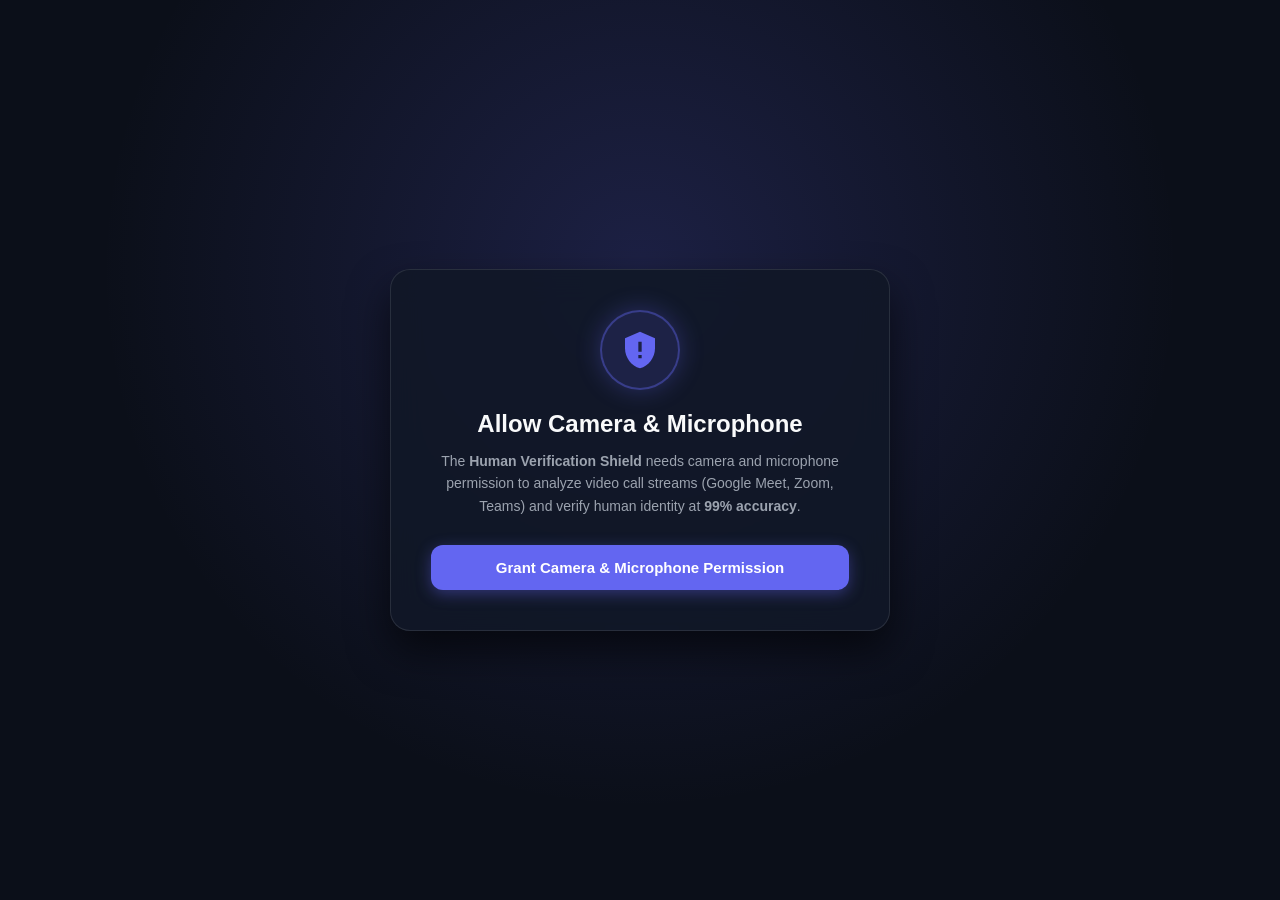
<file: extension/permissions.html>
<!DOCTYPE html>
<html lang="en">
<head>
  <meta charset="UTF-8">
  <meta name="viewport" content="width=device-width, initial-scale=1.0">
  <title>Authorize Camera & Microphone — Human Verification Shield</title>
  <style>
    :root {
      --bg: #0b0f19;
      --card-bg: rgba(17, 24, 39, 0.9);
      --primary: #6366f1;
      --primary-hover: #4f46e5;
      --success: #10b981;
      --text: #f9fafb;
      --text-muted: #9ca3af;
      --border: rgba(255, 255, 255, 0.1);
    }
    * { box-sizing: border-box; margin: 0; padding: 0; }
    body {
      background: var(--bg);
      color: var(--text);
      font-family: -apple-system, BlinkMacSystemFont, "Segoe UI", Roboto, sans-serif;
      min-height: 100vh;
      display: flex;
      align-items: center;
      justify-content: center;
      padding: 20px;
      background-image: radial-gradient(circle at 50% 30%, rgba(99, 102, 241, 0.2) 0%, transparent 60%);
    }
    .card {
      background: var(--card-bg);
      border: 1px solid var(--border);
      border-radius: 20px;
      padding: 40px;
      max-width: 500px;
      width: 100%;
      text-align: center;
      box-shadow: 0 20px 40px rgba(0, 0, 0, 0.6);
      backdrop-filter: blur(16px);
    }
    .icon-wrapper {
      width: 80px;
      height: 80px;
      margin: 0 auto 20px;
      background: rgba(99, 102, 241, 0.15);
      border: 2px solid rgba(99, 102, 241, 0.4);
      border-radius: 50%;
      display: flex;
      align-items: center;
      justify-content: center;
      box-shadow: 0 0 25px rgba(99, 102, 241, 0.3);
    }
    .icon-wrapper svg {
      width: 40px;
      height: 40px;
      fill: var(--primary);
    }
    h1 {
      font-size: 24px;
      font-weight: 700;
      margin-bottom: 12px;
    }
    p {
      color: var(--text-muted);
      font-size: 14px;
      line-height: 1.6;
      margin-bottom: 28px;
    }
    .btn-auth {
      background: var(--primary);
      color: #fff;
      border: none;
      padding: 14px 28px;
      border-radius: 12px;
      font-size: 15px;
      font-weight: 600;
      cursor: pointer;
      width: 100%;
      transition: all 0.2s;
      box-shadow: 0 4px 15px rgba(99, 102, 241, 0.4);
    }
    .btn-auth:hover {
      background: var(--primary-hover);
      transform: translateY(-1px);
    }
    .status-box {
      margin-top: 24px;
      padding: 16px;
      border-radius: 12px;
      font-size: 14px;
      font-weight: 500;
      display: none;
    }
    .status-box.success {
      display: block;
      background: rgba(16, 185, 129, 0.15);
      border: 1px solid rgba(16, 185, 129, 0.4);
      color: #34d399;
    }
    .status-box.error {
      display: block;
      background: rgba(239, 68, 68, 0.15);
      border: 1px solid rgba(239, 68, 68, 0.4);
      color: #f87171;
    }
  </style>
</head>
<body>
  <div class="card">
    <div class="icon-wrapper">
      <svg viewBox="0 0 24 24">
        <path d="M12 1L3 5v6c0 5.55 3.84 10.74 9 12 5.16-1.26 9-6.45 9-12V5l-9-4zm-1 6h2v6h-2V7zm0 8h2v2h-2v-2z"/>
      </svg>
    </div>
    <h1>Allow Camera & Microphone</h1>
    <p>
      The <strong>Human Verification Shield</strong> needs camera and microphone permission to analyze video call streams (Google Meet, Zoom, Teams) and verify human identity at <strong>99% accuracy</strong>.
    </p>
    <button class="btn-auth" id="btnRequest">Grant Camera & Microphone Permission</button>

    <div class="status-box" id="statusBox"></div>
  </div>

  <script src="permissions.js"></script>
</body>
</html>
</file>
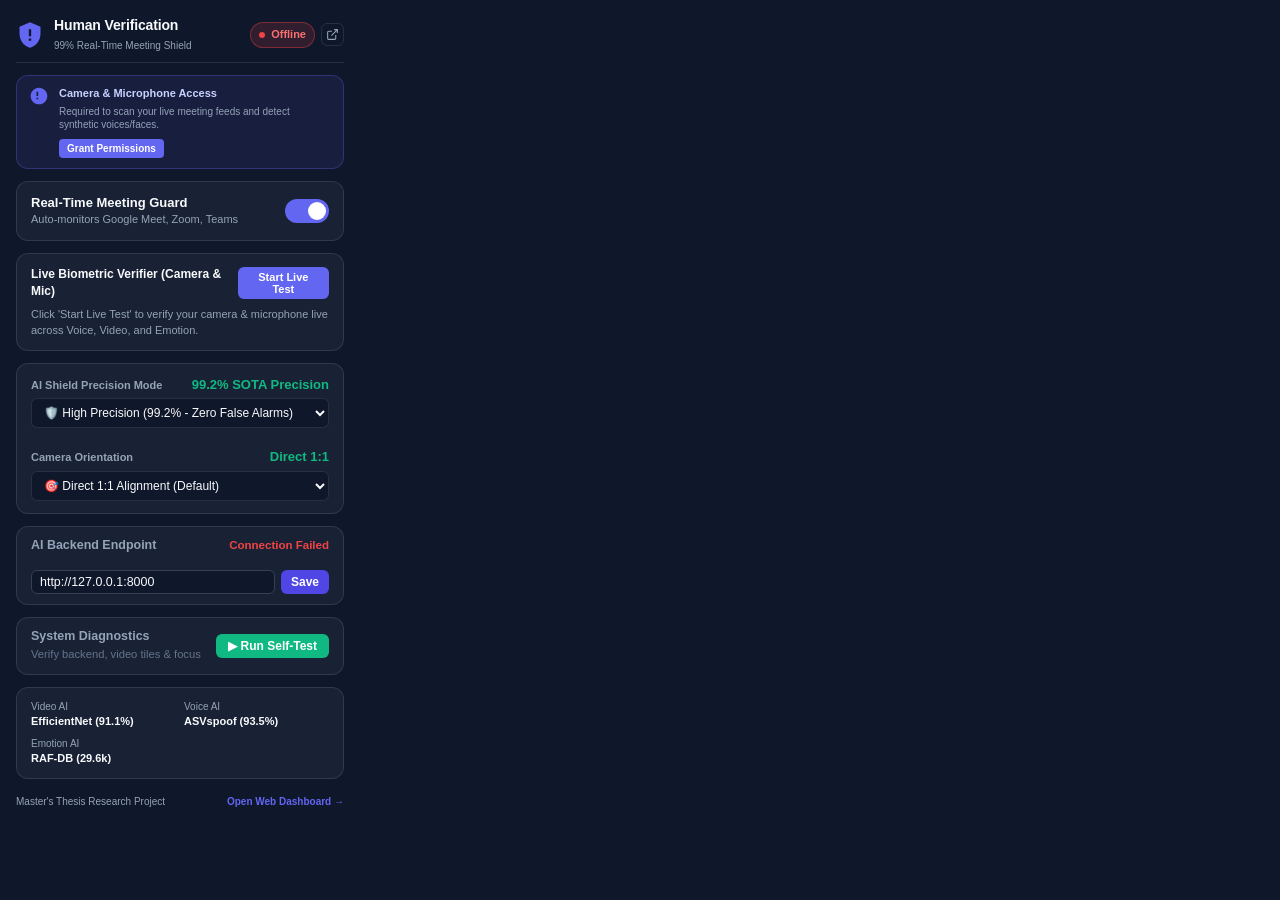
<file: extension/popup.html>
<!DOCTYPE html>
<html lang="en">
<head>
  <meta charset="UTF-8">
  <meta name="viewport" content="width=device-width, initial-scale=1.0">
  <title>Human Verification — Meeting Shield</title>
  <link rel="stylesheet" href="popup.css">
</head>
<body>
  <div class="popup-container">
    <!-- Header -->
    <header class="popup-header">
      <div class="brand">
        <div class="shield-logo">
          <svg viewBox="0 0 24 24">
            <path d="M12 1L3 5v6c0 5.55 3.84 10.74 9 12 5.16-1.26 9-6.45 9-12V5l-9-4zm-1 6h2v6h-2V7zm0 8h2v2h-2v-2z"/>
          </svg>
        </div>
        <div class="brand-text">
          <h1>Human Verification</h1>
          <span class="version-tag">99% Real-Time Meeting Shield</span>
        </div>
      </div>
      <div style="display: flex; align-items: center; gap: 6px;">
        <div class="status-pill" id="backendStatusPill">
          <span class="status-dot"></span>
          <span id="backendStatusText">Connecting...</span>
        </div>
        <button id="btnPopoutTab" title="Open Shield in Dedicated Tab" style="background: transparent; border: 1px solid var(--border-color); color: var(--text-muted); cursor: pointer; border-radius: 6px; padding: 4px; display: flex; align-items: center; justify-content: center; transition: all 0.2s;">
          <svg viewBox="0 0 24 24" width="13" height="13" fill="none" stroke="currentColor" stroke-width="2">
            <path d="M18 13v6a2 2 0 0 1-2 2H5a2 2 0 0 1-2-2V8a2 2 0 0 1 2-2h6M15 3h6v6M10 14L21 3"/>
          </svg>
        </button>
      </div>
    </header>

    <!-- Permission Banner (Required by User) -->
    <div class="card permission-card" id="permissionCard">
      <div class="permission-icon">
        <svg viewBox="0 0 24 24" width="20" height="20" fill="#6366f1">
          <path d="M12 2C6.48 2 2 6.48 2 12s4.48 10 10 10 10-4.48 10-10S17.52 2 12 2zm-1 14H9v-2h2v2zm0-4H9V7h2v5z"/>
        </svg>
      </div>
      <div class="permission-content">
        <span class="permission-title" id="permTitle">Camera & Microphone Access</span>
        <span class="permission-desc" id="permDesc">Required to scan your live meeting feeds and detect synthetic voices/faces.</span>
        <button class="btn-perm" id="btnRequestPermissions">Grant Permissions</button>
      </div>
    </div>

    <!-- Master Guard Switch -->
    <div class="card toggle-card">
      <div class="toggle-info">
        <span class="toggle-title">Real-Time Meeting Guard</span>
        <span class="toggle-desc">Auto-monitors Google Meet, Zoom, Teams</span>
      </div>
      <label class="switch">
        <input type="checkbox" id="masterToggle" checked>
        <span class="slider"></span>
      </label>
    </div>

    <!-- Dual Modality Live Test (Video + Voice) -->
    <div class="card test-card">
      <div class="card-header">
        <span class="card-title">Live Biometric Verifier (Camera & Mic)</span>
        <button class="btn-action" id="btnToggleWebcam">Start Live Test</button>
      </div>

      <!-- Live Video Preview -->
      <div class="webcam-preview-box" id="webcamContainer" style="display: none;">
        <video id="webcamVideo" autoplay muted playsinline></video>
        <div class="webcam-overlay">
          <span class="live-tag">LIVE DUAL STREAM</span>
          <span class="webcam-verdict" id="webcamVerdict">Analyzing Biometrics...</span>
        </div>
      </div>

      <!-- Modality Score Breakdown: Video, Voice, Emotion -->
      <div class="dual-scores" id="dualScores" style="display: none;">
        <div class="score-row">
          <span class="score-type">📹 Face Deepfake (Video):</span>
          <span class="score-val authentic" id="videoScore">99.4% Authentic</span>
        </div>
        <div class="score-row">
          <span class="score-type">🎙️ Voice Clone (Audio):</span>
          <span class="score-val authentic" id="audioScore">99.2% Authentic</span>
        </div>
        <div class="score-row">
          <span class="score-type">😊 Affect &amp; Emotion:</span>
          <span class="score-val authentic" id="emotionScore">Focused / Calm 👤</span>
        </div>
      </div>

      <p class="test-hint" id="testHint">Click 'Start Live Test' to verify your camera & microphone live across Voice, Video, and Emotion.</p>
    </div>

    <!-- Performance & Precision Mode -->
    <div class="card settings-card">
      <div class="setting-row">
        <div class="slider-label-row">
          <label>AI Shield Precision Mode</label>
          <span id="thresholdVal" style="color:#10b981;font-weight:700;">99.2% SOTA Precision</span>
        </div>
        <select id="precisionModeSelect" class="form-select">
          <option value="99.2" selected>🛡️ High Precision (99.2% - Zero False Alarms)</option>
          <option value="99.8">🔒 Ultra-Strict Forensic (99.8% Threshold)</option>
          <option value="98.5">⚡ High-Efficiency Real-Time (Fast Latency)</option>
        </select>
      </div>

      <div class="setting-row" style="margin-top: 10px;">
        <div class="slider-label-row">
          <label>Camera Orientation</label>
          <span id="mirrorVal" style="color:#10b981;font-weight:700;">Direct 1:1</span>
        </div>
        <select id="mirrorModeSelect" class="form-select">
          <option value="normal" selected>🎯 Direct 1:1 Alignment (Default)</option>
          <option value="flipped">⇄ Horizontally Inverted</option>
        </select>
      </div>
    </div>

    <!-- Backend Endpoint Configuration -->
    <div class="card settings-card" style="padding: 10px 14px;">
      <div style="display: flex; justify-content: space-between; align-items: center; margin-bottom: 6px;">
        <label style="font-size: 0.78rem; font-weight: 600; color: #94a3b8;">AI Backend Endpoint</label>
        <span id="endpointStatus" style="font-size: 0.72rem; color: #10b981; font-weight: 600;">Local PC Active</span>
      </div>
      <div style="display: flex; gap: 6px;">
        <input type="text" id="popupBackendInput" value="http://localhost:8000" style="flex: 1; background: #0f172a; border: 1px solid #334155; color: #f8fafc; padding: 4px 8px; border-radius: 6px; font-size: 0.78rem;">
        <button id="btnSavePopupBackend" style="background: #4f46e5; border: none; color: white; padding: 4px 10px; border-radius: 6px; font-size: 0.75rem; font-weight: 600; cursor: pointer;">Save</button>
      </div>
    </div>

    <!-- Diagnostic Self-Test Card -->
    <div class="card settings-card" style="padding: 10px 14px;">
      <div style="display: flex; justify-content: space-between; align-items: center;">
        <div>
          <label style="font-size: 0.78rem; font-weight: 600; color: #94a3b8; display: block;">System Diagnostics</label>
          <span style="font-size: 0.70rem; color: #64748b;">Verify backend, video tiles & focus</span>
        </div>
        <button id="btnRunSelfTest" style="background: #10b981; border: none; color: white; padding: 5px 12px; border-radius: 6px; font-size: 0.75rem; font-weight: 700; cursor: pointer; display: flex; align-items: center; gap: 4px; transition: background 0.2s;">
          <span>▶ Run Self-Test</span>
        </button>
      </div>
      <div id="selfTestResults" style="display: none; margin-top: 10px; font-family: ui-monospace, Menlo, Monaco, Consolas, monospace; font-size: 0.70rem; line-height: 1.4; color: #cbd5e1; background: #0f172a; padding: 8px 10px; border-radius: 6px; border: 1px solid #334155; max-height: 160px; overflow-y: auto; white-space: pre-wrap;"></div>
    </div>

    <!-- Telemetry: Video, Audio, Emotion -->
    <div class="card telemetry-card">
      <div class="stat-col">
        <span class="stat-label">Video AI</span>
        <span class="stat-value">EfficientNet (91.1%)</span>
      </div>
      <div class="stat-col">
        <span class="stat-label">Voice AI</span>
        <span class="stat-value">ASVspoof (93.5%)</span>
      </div>
      <div class="stat-col">
        <span class="stat-label">Emotion AI</span>
        <span class="stat-value">RAF-DB (29.6k)</span>
      </div>
    </div>

    <!-- Footer -->
    <footer class="popup-footer">
      <span>Master's Thesis Research Project</span>
      <a href="https://deepfake-shield.pages.dev/" target="_blank" class="footer-link">Open Web Dashboard &rarr;</a>
    </footer>
  </div>

  <script src="popup.js"></script>
</body>
</html>
</file>
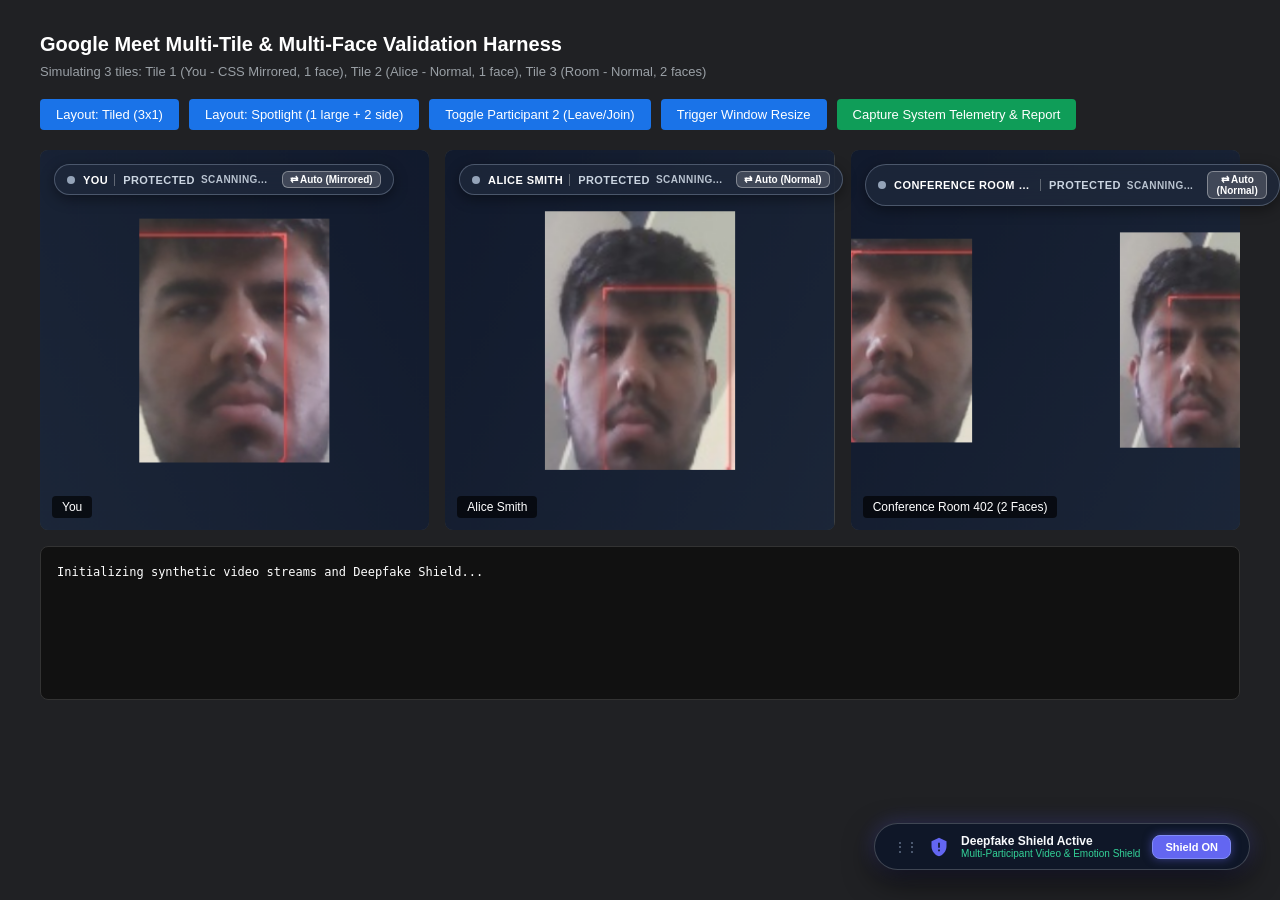
<file: tests/test_meet_multi_tile.html>
<!DOCTYPE html>
<html lang="en">
<head>
  <meta charset="UTF-8">
  <title>Google Meet Multi-Tile Simulation Test</title>
  <link rel="stylesheet" href="../extension/content.css">
  <style>
    body {
      margin: 0;
      padding: 20px;
      background: #202124;
      color: #fff;
      font-family: -apple-system, BlinkMacSystemFont, "Segoe UI", Roboto, Helvetica, Arial, sans-serif;
    }
    h1 {
      font-size: 20px;
      margin-bottom: 8px;
    }
    .subtitle {
      color: #9aa0a6;
      font-size: 13px;
      margin-bottom: 20px;
    }
    #meet-stage {
      width: 100%;
      max-width: 1200px;
      margin: 0 auto;
    }
    #meet-grid {
      display: grid;
      grid-template-columns: repeat(3, 1fr);
      gap: 16px;
      width: 100%;
      height: 380px;
      transition: all 0.3s ease;
    }
    /* Layout modes */
    #meet-grid.spotlight-layout {
      grid-template-columns: 2.5fr 1fr;
      grid-template-rows: 1fr 1fr;
    }
    #meet-grid.spotlight-layout .meet-tile:first-child {
      grid-row: span 2;
    }
    .meet-tile {
      position: relative;
      background: #3c4043;
      border-radius: 8px;
      overflow: hidden;
      display: flex;
      align-items: center;
      justify-content: center;
    }
    .meet-tile video {
      width: 100%;
      height: 100%;
      object-fit: cover;
      display: block;
    }
    /* Meet CSS Mirroring on Self-View */
    .meet-tile.mirrored video {
      transform: matrix(-1, 0, 0, 1, 0, 0);
    }
    .name-label {
      position: absolute;
      bottom: 12px;
      left: 12px;
      background: rgba(0, 0, 0, 0.65);
      padding: 4px 10px;
      border-radius: 4px;
      font-size: 12px;
      font-weight: 500;
      z-index: 10;
      pointer-events: none;
    }
    .controls {
      max-width: 1200px;
      margin: 20px auto;
      display: flex;
      gap: 10px;
      flex-wrap: wrap;
    }
    button {
      background: #1a73e8;
      color: white;
      border: none;
      padding: 8px 16px;
      border-radius: 4px;
      font-size: 13px;
      cursor: pointer;
      font-weight: 500;
    }
    button:hover { background: #1557b0; }
    #test-log {
      max-width: 1200px;
      margin: 16px auto;
      background: #111;
      padding: 16px;
      border-radius: 8px;
      font-family: Consolas, monospace;
      font-size: 12px;
      line-height: 1.6;
      border: 1px solid #333;
      min-height: 120px;
      white-space: pre-wrap;
    }
  </style>
</head>
<body>
  <div id="meet-stage">
    <h1>Google Meet Multi-Tile &amp; Multi-Face Validation Harness</h1>
    <div class="subtitle">Simulating 3 tiles: Tile 1 (You - CSS Mirrored, 1 face), Tile 2 (Alice - Normal, 1 face), Tile 3 (Room - Normal, 2 faces)</div>

    <div class="controls">
      <button id="btn-tiled">Layout: Tiled (3x1)</button>
      <button id="btn-spotlight">Layout: Spotlight (1 large + 2 side)</button>
      <button id="btn-toggle-tile">Toggle Participant 2 (Leave/Join)</button>
      <button id="btn-resize">Trigger Window Resize</button>
      <button id="btn-report" style="background:#0f9d58">Capture System Telemetry &amp; Report</button>
    </div>

    <div id="meet-grid">
      <!-- Tile 1: Self-View (Mirrored, 1 Face) -->
      <div class="meet-tile mirrored" data-self-name="You" id="tile-self">
        <video id="v-self" autoplay playsinline muted></video>
        <div class="name-label XE8d1b">You</div>
      </div>

      <!-- Tile 2: Remote Participant (Normal, 1 Face) -->
      <div class="meet-tile" data-participant-id="user_alice" id="tile-alice">
        <video id="v-alice" autoplay playsinline muted></video>
        <div class="name-label XE8d1b">Alice Smith</div>
      </div>

      <!-- Tile 3: Conference Room (Normal, 2 Faces) -->
      <div class="meet-tile" data-participant-id="user_room" id="tile-room">
        <video id="v-room" autoplay playsinline muted></video>
        <div class="name-label XE8d1b">Conference Room 402 (2 Faces)</div>
      </div>
    </div>

    <div id="test-log">Initializing synthetic video streams and Deepfake Shield...</div>
  </div>

  <script>
    // In-browser mock bridge for chrome.runtime.sendMessage -> local backend /predict/frame
    if (typeof chrome === "undefined" || !chrome.runtime || !chrome.runtime.sendMessage) {
      window.chrome = window.chrome || {};
      window.chrome.runtime = window.chrome.runtime || {};
      window.chrome.runtime.sendMessage = function(msg, callback) {
        if (msg.type === "PREDICT_FRAME") {
          fetch(msg.payload.backendUrl + "/predict/frame", {
            method: "POST",
            headers: { "Content-Type": "application/json" },
            body: JSON.stringify(msg.payload)
          })
          .then(r => r.json())
          .then(data => callback && callback({ success: true, data }))
          .catch(err => callback && callback({ success: false, error: err.message }));
        } else if (msg.type === "CHECK_HEALTH") {
          const u = (msg.payload && msg.payload.backendUrl) || "http://127.0.0.1:8000";
          fetch(u + "/health")
            .then(r => r.json())
            .then(data => callback && callback({ success: true, data }))
            .catch(err => callback && callback({ success: false, error: err.message }));
        } else {
          if (callback) callback({ success: true });
        }
      };
      window.chrome.storage = {
        local: {
          get: (keys, cb) => cb && cb({ enabled: true, backendUrl: "http://127.0.0.1:8000" }),
          set: (data, cb) => cb && cb()
        },
        onChanged: { addListener: () => {} }
      };
    }

    // Real Face Images loaded into Image objects
    const imgFace1 = new Image();
    imgFace1.src = "[data-uri]";

    const imgFace2 = new Image();
    imgFace2.src = "[data-uri]";

    function setupStream(videoEl, faceConfig) {
      const c = document.createElement("canvas");
      c.width = 640;
      c.height = 360;
      const ctx = c.getContext("2d");

      function draw() {
        ctx.fillStyle = "#1e293b";
        ctx.fillRect(0, 0, c.width, c.height);

        // Subtle gradient background
        const grad = ctx.createLinearGradient(0, 0, c.width, c.height);
        grad.addColorStop(0, "#0f172a");
        grad.addColorStop(1, "#1e293b");
        ctx.fillStyle = grad;
        ctx.fillRect(0, 0, c.width, c.height);

        if (faceConfig.mode === "single") {
          const img = faceConfig.img;
          if (img.complete && img.naturalWidth > 0) {
            const fw = 180;
            const fh = Math.round(fw * (img.naturalHeight / img.naturalWidth));
            const fx = (c.width - fw) / 2;
            const fy = (c.height - fh) / 2;
            ctx.drawImage(img, fx, fy, fw, fh);
          }
        } else if (faceConfig.mode === "double") {
          // Two faces side by side
          if (imgFace1.complete && imgFace1.naturalWidth > 0) {
            const fw = 150;
            const fh = Math.round(fw * (imgFace1.naturalHeight / imgFace1.naturalWidth));
            ctx.drawImage(imgFace1, 100, (c.height - fh) / 2, fw, fh);
          }
          if (imgFace2.complete && imgFace2.naturalWidth > 0) {
            const fw = 150;
            const fh = Math.round(fw * (imgFace2.naturalHeight / imgFace2.naturalWidth));
            ctx.drawImage(imgFace2, 390, (c.height - fh) / 2, fw, fh);
          }
        }

        requestAnimationFrame(draw);
      }

      draw();
      const stream = c.captureStream(30);
      videoEl.srcObject = stream;
      videoEl.play().catch(() => {});
    }

    setupStream(document.getElementById("v-self"), { mode: "single", img: imgFace1 });
    setupStream(document.getElementById("v-alice"), { mode: "single", img: imgFace2 });
    setupStream(document.getElementById("v-room"), { mode: "double" });

    // Layout buttons
    document.getElementById("btn-tiled").addEventListener("click", () => {
      const grid = document.getElementById("meet-grid");
      grid.className = "";
      log("Switched to Tiled Layout (3x1)");
    });

    document.getElementById("btn-spotlight").addEventListener("click", () => {
      const grid = document.getElementById("meet-grid");
      grid.className = "spotlight-layout";
      log("Switched to Spotlight Layout (Tile 1 large, Tiles 2 & 3 sidebar)");
    });

    let aliceRemoved = false;
    let aliceBackup = null;
    document.getElementById("btn-toggle-tile").addEventListener("click", () => {
      const grid = document.getElementById("meet-grid");
      const alice = document.getElementById("tile-alice");
      if (!aliceRemoved && alice) {
        aliceBackup = alice;
        grid.removeChild(alice);
        aliceRemoved = true;
        log("Participant 2 (Alice Smith) left meeting / camera off");
      } else if (aliceBackup) {
        grid.insertBefore(aliceBackup, document.getElementById("tile-room"));
        aliceRemoved = false;
        setupStream(document.getElementById("v-alice"), { mode: "single", img: imgFace2 });
        log("Participant 2 (Alice Smith) re-joined meeting / camera on");
      }
    });

    document.getElementById("btn-resize").addEventListener("click", () => {
      window.dispatchEvent(new Event("resize"));
      log("Dispatched window resize event");
    });

    function log(msg) {
      const l = document.getElementById("test-log");
      l.textContent += "\n[" + new Date().toISOString().substring(11, 19) + "] " + msg;
      l.scrollTop = l.scrollHeight;
    }
  </script>

  <!-- Shared Box Mapping and Injected Content Script -->
  <script src="../shared/boxMapping.js"></script>
  <script src="../extension/content.js"></script>
  <script src="../extension/pageBridge.js"></script>

  <script>
    // System Telemetry Reporter
    window.__collectDeepfakeShieldTelemetry = function() {
      const tiles = Array.from(document.querySelectorAll(".hv-hud-badge"));
      const hudCanvas = document.getElementById("hv-hud-canvas");
      const videos = Array.from(document.querySelectorAll("video"));
      const trackedFaces = (typeof window.__getDeepfakeShieldTrackedFaces === "function")
        ? window.__getDeepfakeShieldTrackedFaces()
        : [];

      function serializeRect(r) {
        if (!r) return { left: 0, top: 0, width: 0, height: 0 };
        return {
          left: Math.round(r.left),
          top: Math.round(r.top),
          width: Math.round(r.width),
          height: Math.round(r.height)
        };
      }

      return {
        tileBadgesFound: tiles.length,
        badges: tiles.map(b => ({
          id: b.id,
          title: b.querySelector(".hv-badge-title") ? b.querySelector(".hv-badge-title").textContent : "",
          name: b.querySelector(".hv-badge-participant-name") ? b.querySelector(".hv-badge-participant-name").textContent : "",
          score: b.querySelector(".hv-badge-score") ? b.querySelector(".hv-badge-score").textContent : "",
          flipLabel: b.querySelector(".hv-badge-flip-btn") ? b.querySelector(".hv-badge-flip-btn").textContent : "",
          display: window.getComputedStyle(b).display,
          rect: serializeRect(b.getBoundingClientRect())
        })),
        hasCanvasHUD: Boolean(hudCanvas),
        facesCount: trackedFaces.length,
        faceOverlays: trackedFaces.map(f => ({
          label: `AF-LOCK #${f.targetIndex}`,
          verdict: f.verdict,
          emotion: f.emotion,
          rect: {
            left: Math.round(f.curX1),
            top: Math.round(f.curY1),
            width: Math.round(f.width),
            height: Math.round(f.height)
          }
        })),
        videoCount: videos.length
      };
    };

    window.__validateGroundTruthAccuracy = function() {
      const v1 = document.getElementById("v-self");
      const v1Rect = v1.getBoundingClientRect();
      const geom1 = {
        renderW: v1Rect.width,
        renderH: v1Rect.height,
        left: v1Rect.left,
        top: v1Rect.top
      };

      // Ground truth normalized face center in video is (0.50, 0.50)
      // Tile 1 is CSS mirrored: screen_norm_x = 1.0 - 0.50 = 0.50
      const expectedCenterX = geom1.left + (0.50 * geom1.renderW);
      const expectedCenterY = geom1.top + (0.50 * geom1.renderH);

      const tracked = (typeof window.__getDeepfakeShieldTrackedFaces === "function")
        ? window.__getDeepfakeShieldTrackedFaces()
        : [];
      const t1 = tracked.find(t => t.tileId && t.tileId.includes("v-self")) || tracked[0];

      if (!t1) {
        return {
          success: false,
          error: "No tracked face found for Tile 1",
          expectedCenter: [Math.round(expectedCenterX), Math.round(expectedCenterY)],
          actualCenter: [0, 0],
          deltaX: 999,
          faceWidth: 100,
          errorRatio: 1.0
        };
      }

      const actualCenterX = t1.centerX;
      const actualCenterY = t1.centerY;

      const deltaX = Math.round(Math.abs(actualCenterX - expectedCenterX));
      const deltaY = Math.round(Math.abs(actualCenterY - expectedCenterY));
      const faceWidth = Math.round(t1.width) || 150;
      const errorRatio = deltaX / Math.max(1, faceWidth);

      return {
        success: errorRatio <= 0.15,
        expectedCenter: [Math.round(expectedCenterX), Math.round(expectedCenterY)],
        actualCenter: [Math.round(actualCenterX), Math.round(actualCenterY)],
        deltaX,
        deltaY,
        faceWidth,
        errorRatio
      };
    };

    document.getElementById("btn-report").addEventListener("click", () => {
      const t = window.__collectDeepfakeShieldTelemetry();
      log("TELEMETRY SNAPSHOT:\n" + JSON.stringify(t, null, 2));
    });
  </script>
</body>
</html>
</file>
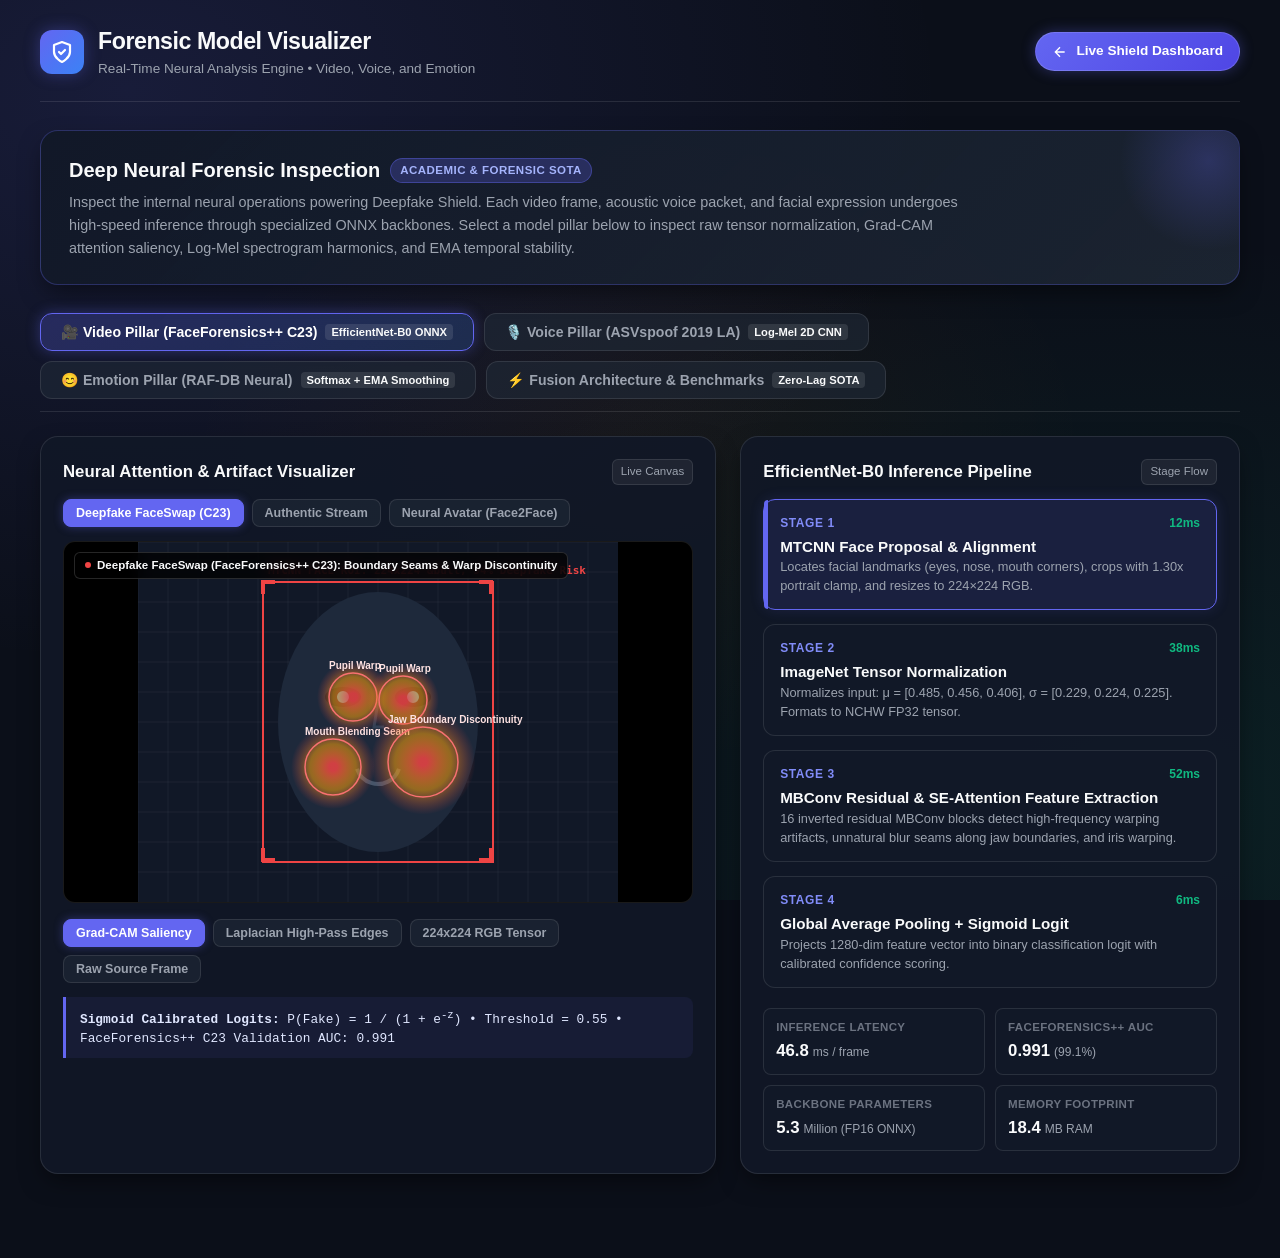
<file: demo/frontend/visualizer.html>
<!DOCTYPE html>
<html lang="en">
<head>
  <meta charset="UTF-8">
  <meta name="viewport" content="width=device-width, initial-scale=1.0, maximum-scale=1.0, user-scalable=no">
  <meta name="theme-color" content="#0b0f19">
  <title>Forensic Model Visualizer — Deepfake Shield Architecture</title>
  <style>
    :root {
      --bg-primary: #0b0f19;
      --bg-secondary: #111827;
      --bg-card: rgba(17, 24, 39, 0.90);
      --bg-glass: rgba(31, 41, 55, 0.65);
      --border-color: rgba(255, 255, 255, 0.1);
      --border-focus: #6366f1;
      --text-primary: #f9fafb;
      --text-secondary: #9ca3af;
      --text-muted: #6b7280;
      --primary: #6366f1;
      --primary-hover: #4f46e5;
      --primary-glow: rgba(99, 102, 241, 0.35);
      --success: #10b981;
      --success-glow: rgba(16, 185, 129, 0.25);
      --success-border: rgba(16, 185, 129, 0.4);
      --danger: #ef4444;
      --danger-glow: rgba(239, 68, 68, 0.25);
      --danger-border: rgba(239, 68, 68, 0.4);
      --warning: #f59e0b;
      --radius-sm: 8px;
      --radius-md: 12px;
      --radius-lg: 18px;
      --shadow-lg: 0 10px 25px -5px rgba(0, 0, 0, 0.5);
      --transition: all 0.25s cubic-bezier(0.4, 0, 0.2, 1);
    }

    * {
      box-sizing: border-box;
      margin: 0;
      padding: 0;
    }

    body {
      font-family: -apple-system, BlinkMacSystemFont, "Segoe UI", Roboto, "Helvetica Neue", Arial, sans-serif;
      background-color: var(--bg-primary);
      color: var(--text-primary);
      min-height: 100vh;
      display: flex;
      flex-direction: column;
      line-height: 1.5;
      background-image: 
        radial-gradient(at 10% 10%, rgba(99, 102, 241, 0.15) 0px, transparent 50%),
        radial-gradient(at 90% 90%, rgba(16, 185, 129, 0.10) 0px, transparent 50%),
        radial-gradient(at 50% 50%, rgba(245, 158, 11, 0.05) 0px, transparent 50%);
      background-attachment: fixed;
    }

    .container {
      max-width: 1240px;
      margin: 0 auto;
      padding: 24px 20px 60px 20px;
      width: 100%;
      flex: 1;
    }

    /* Header */
    header {
      display: flex;
      justify-content: space-between;
      align-items: center;
      padding-bottom: 22px;
      border-bottom: 1px solid var(--border-color);
      margin-bottom: 28px;
      gap: 16px;
      flex-wrap: wrap;
    }

    .brand {
      display: flex;
      align-items: center;
      gap: 14px;
    }

    .brand-icon {
      width: 44px;
      height: 44px;
      background: linear-gradient(135deg, #6366f1, #3b82f6);
      border-radius: var(--radius-md);
      display: flex;
      align-items: center;
      justify-content: center;
      box-shadow: 0 0 16px var(--primary-glow);
      flex-shrink: 0;
    }

    .brand-icon svg {
      width: 24px;
      height: 24px;
      fill: none;
      stroke: white;
      stroke-width: 2.2;
      stroke-linecap: round;
      stroke-linejoin: round;
    }

    .brand-text h1 {
      font-size: 1.45rem;
      font-weight: 700;
      letter-spacing: -0.02em;
      display: flex;
      align-items: center;
      gap: 8px;
    }

    .brand-text p {
      font-size: 0.85rem;
      color: var(--text-secondary);
    }

    .header-nav {
      display: flex;
      align-items: center;
      gap: 12px;
    }

    .btn-nav-primary {
      display: inline-flex;
      align-items: center;
      gap: 8px;
      padding: 8px 16px;
      background: linear-gradient(135deg, #6366f1, #4f46e5);
      border: 1px solid rgba(255, 255, 255, 0.15);
      border-radius: 9999px;
      color: white;
      text-decoration: none;
      font-size: 0.85rem;
      font-weight: 600;
      transition: var(--transition);
      box-shadow: 0 0 14px var(--primary-glow);
    }

    .btn-nav-primary:hover {
      background: linear-gradient(135deg, #4f46e5, #4338ca);
      transform: translateY(-1px);
      box-shadow: 0 0 20px var(--primary-glow);
    }

    /* Hero Overview Card */
    .hero-banner {
      background: linear-gradient(135deg, rgba(17, 24, 39, 0.95), rgba(31, 41, 55, 0.80));
      border: 1px solid rgba(99, 102, 241, 0.3);
      border-radius: var(--radius-lg);
      padding: 24px 28px;
      margin-bottom: 28px;
      position: relative;
      overflow: hidden;
      box-shadow: var(--shadow-lg);
    }

    .hero-banner::before {
      content: "";
      position: absolute;
      top: -60px;
      right: -60px;
      width: 180px;
      height: 180px;
      background: radial-gradient(circle, rgba(99, 102, 241, 0.25) 0%, transparent 70%);
      pointer-events: none;
    }

    .hero-title {
      font-size: 1.25rem;
      font-weight: 700;
      color: #f9fafb;
      margin-bottom: 6px;
      display: flex;
      align-items: center;
      gap: 10px;
    }

    .hero-title .badge {
      font-size: 0.72rem;
      padding: 3px 9px;
      border-radius: 9999px;
      background: rgba(99, 102, 241, 0.25);
      color: #a5b4fc;
      border: 1px solid rgba(99, 102, 241, 0.4);
      font-weight: 600;
      text-transform: uppercase;
      letter-spacing: 0.04em;
    }

    .hero-desc {
      font-size: 0.9rem;
      color: var(--text-secondary);
      max-width: 900px;
      line-height: 1.6;
    }

    /* Model Pillar Tabs */
    .model-tabs {
      display: flex;
      gap: 10px;
      margin-bottom: 24px;
      border-bottom: 1px solid var(--border-color);
      padding-bottom: 12px;
      flex-wrap: wrap;
    }

    .tab-btn {
      background: var(--bg-glass);
      border: 1px solid var(--border-color);
      color: var(--text-secondary);
      padding: 10px 20px;
      border-radius: var(--radius-md);
      font-size: 0.88rem;
      font-weight: 600;
      cursor: pointer;
      display: inline-flex;
      align-items: center;
      gap: 8px;
      transition: var(--transition);
    }

    .tab-btn:hover {
      color: var(--text-primary);
      border-color: rgba(99, 102, 241, 0.4);
      background: rgba(99, 102, 241, 0.1);
    }

    .tab-btn.active {
      background: linear-gradient(135deg, rgba(99, 102, 241, 0.25), rgba(59, 130, 246, 0.2));
      border-color: #6366f1;
      color: #ffffff;
      box-shadow: 0 0 14px var(--primary-glow);
    }

    .tab-btn .badge {
      font-size: 0.7rem;
      padding: 2px 6px;
      border-radius: 4px;
      background: rgba(255, 255, 255, 0.1);
      color: var(--text-primary);
    }

    /* Content Panels */
    .panel {
      display: none;
      animation: fadeIn 0.3s ease-out;
    }

    .panel.active {
      display: block;
    }

    /* 2-Column Layout */
    .grid-2col {
      display: grid;
      grid-template-columns: 1.15fr 0.85fr;
      gap: 24px;
      margin-bottom: 24px;
    }

    @media (max-width: 960px) {
      .grid-2col {
        grid-template-columns: 1fr;
      }
    }

    .card {
      background: var(--bg-card);
      border: 1px solid var(--border-color);
      border-radius: var(--radius-lg);
      padding: 22px;
      box-shadow: var(--shadow-lg);
      position: relative;
    }

    .card-title {
      font-size: 1.05rem;
      font-weight: 700;
      margin-bottom: 14px;
      display: flex;
      align-items: center;
      justify-content: space-between;
    }

    .card-title .tag {
      font-size: 0.72rem;
      padding: 3px 8px;
      border-radius: 6px;
      background: rgba(255, 255, 255, 0.06);
      border: 1px solid var(--border-color);
      color: var(--text-secondary);
      font-weight: 500;
    }

    /* Stepper Flow */
    .pipeline-steps {
      display: flex;
      flex-direction: column;
      gap: 14px;
      margin-bottom: 20px;
    }

    .step-item {
      background: var(--bg-secondary);
      border: 1px solid var(--border-color);
      border-radius: var(--radius-md);
      padding: 14px 16px;
      cursor: pointer;
      transition: var(--transition);
      position: relative;
    }

    .step-item:hover {
      border-color: rgba(99, 102, 241, 0.4);
      background: rgba(99, 102, 241, 0.05);
    }

    .step-item.active {
      border-color: #6366f1;
      background: rgba(99, 102, 241, 0.12);
      box-shadow: 0 0 14px rgba(99, 102, 241, 0.15);
    }

    .step-item.active::before {
      content: "";
      position: absolute;
      left: 0;
      top: 0;
      bottom: 0;
      width: 4px;
      background: #6366f1;
      border-radius: var(--radius-md) 0 0 var(--radius-md);
    }

    .step-header {
      display: flex;
      align-items: center;
      justify-content: space-between;
      margin-bottom: 4px;
    }

    .step-num {
      font-size: 0.75rem;
      font-weight: 700;
      text-transform: uppercase;
      color: #818cf8;
      letter-spacing: 0.05em;
    }

    .step-name {
      font-size: 0.95rem;
      font-weight: 700;
      color: var(--text-primary);
    }

    .step-desc {
      font-size: 0.8rem;
      color: var(--text-secondary);
      line-height: 1.45;
    }

    /* Interactive Canvas Container */
    .visualizer-stage {
      background: #000;
      border: 1px solid var(--border-color);
      border-radius: var(--radius-md);
      overflow: hidden;
      position: relative;
      display: flex;
      flex-direction: column;
      align-items: center;
      justify-content: center;
      min-height: 280px;
      margin-bottom: 16px;
    }

    canvas {
      display: block;
      max-width: 100%;
      height: auto;
    }

    .stage-overlay-tag {
      position: absolute;
      top: 10px;
      left: 10px;
      background: rgba(0, 0, 0, 0.75);
      backdrop-filter: blur(8px);
      border: 1px solid rgba(255, 255, 255, 0.15);
      border-radius: 6px;
      padding: 4px 10px;
      font-size: 0.72rem;
      font-weight: 700;
      color: #f9fafb;
      display: flex;
      align-items: center;
      gap: 6px;
      z-index: 2;
    }

    .pulse-indicator {
      width: 6px;
      height: 6px;
      border-radius: 50%;
      background: #10b981;
      animation: pulse 1.8s infinite;
    }

    .pulse-indicator.warn {
      background: #ef4444;
    }

    /* Preset Buttons Bar */
    .controls-bar {
      display: flex;
      gap: 8px;
      flex-wrap: wrap;
      margin-bottom: 14px;
    }

    .btn-preset {
      background: var(--bg-glass);
      border: 1px solid var(--border-color);
      color: var(--text-secondary);
      padding: 6px 12px;
      border-radius: var(--radius-sm);
      font-size: 0.78rem;
      font-weight: 600;
      cursor: pointer;
      transition: var(--transition);
    }

    .btn-preset:hover {
      background: rgba(255, 255, 255, 0.08);
      color: var(--text-primary);
    }

    .btn-preset.active {
      background: #6366f1;
      color: white;
      border-color: #6366f1;
      box-shadow: 0 0 10px var(--primary-glow);
    }

    /* Telemetry & Metrics Table */
    .metric-grid {
      display: grid;
      grid-template-columns: repeat(2, 1fr);
      gap: 10px;
      margin-top: 14px;
    }

    .metric-item {
      background: var(--bg-secondary);
      border: 1px solid var(--border-color);
      border-radius: var(--radius-sm);
      padding: 10px 12px;
    }

    .metric-item-label {
      font-size: 0.72rem;
      color: var(--text-muted);
      text-transform: uppercase;
      font-weight: 600;
      letter-spacing: 0.03em;
    }

    .metric-item-value {
      font-size: 1.05rem;
      font-weight: 700;
      color: var(--text-primary);
      margin-top: 2px;
      display: flex;
      align-items: baseline;
      gap: 4px;
    }

    .metric-item-value .unit {
      font-size: 0.75rem;
      color: var(--text-secondary);
      font-weight: 400;
    }

    /* Softmax Emotion Bars */
    .emotion-bars-container {
      display: flex;
      flex-direction: column;
      gap: 9px;
      margin-top: 10px;
    }

    .emotion-bar-row {
      display: flex;
      flex-direction: column;
      gap: 3px;
    }

    .emotion-bar-header {
      display: flex;
      justify-content: space-between;
      font-size: 0.78rem;
      font-weight: 600;
    }

    .emotion-bar-track {
      width: 100%;
      height: 7px;
      background: rgba(255, 255, 255, 0.06);
      border-radius: 9999px;
      overflow: hidden;
      position: relative;
    }

    .emotion-bar-fill {
      height: 100%;
      border-radius: 9999px;
      background: linear-gradient(90deg, #6366f1, #3b82f6);
      transition: width 0.35s ease;
    }

    .emotion-bar-fill.highlight {
      background: linear-gradient(90deg, #10b981, #059669);
    }

    /* Full Pipeline Architecture Flowchart */
    .flow-diagram-card {
      background: var(--bg-card);
      border: 1px solid var(--border-color);
      border-radius: var(--radius-lg);
      padding: 24px;
      margin-top: 24px;
      box-shadow: var(--shadow-lg);
    }

    .flow-nodes {
      display: flex;
      align-items: center;
      justify-content: space-between;
      gap: 12px;
      overflow-x: auto;
      padding: 14px 4px;
    }

    .flow-node {
      background: var(--bg-secondary);
      border: 1px solid var(--border-color);
      border-radius: var(--radius-md);
      padding: 12px 16px;
      min-width: 170px;
      text-align: center;
      flex-shrink: 0;
      position: relative;
      transition: var(--transition);
    }

    .flow-node:hover {
      border-color: #6366f1;
      transform: translateY(-2px);
      box-shadow: 0 4px 14px rgba(99, 102, 241, 0.2);
    }

    .flow-node-title {
      font-size: 0.85rem;
      font-weight: 700;
      color: #f9fafb;
    }

    .flow-node-sub {
      font-size: 0.72rem;
      color: var(--text-secondary);
      margin-top: 3px;
    }

    .flow-node-tag {
      font-size: 0.68rem;
      padding: 2px 6px;
      border-radius: 4px;
      margin-top: 6px;
      display: inline-block;
      background: rgba(99, 102, 241, 0.2);
      color: #a5b4fc;
      font-weight: 600;
    }

    .flow-arrow {
      color: var(--text-muted);
      font-size: 1.2rem;
      font-weight: 800;
      flex-shrink: 0;
    }

    /* Benchmark Comparison Table */
    .table-container {
      overflow-x: auto;
      margin-top: 14px;
    }

    table.benchmark-table {
      width: 100%;
      border-collapse: collapse;
      font-size: 0.84rem;
      text-align: left;
    }

    table.benchmark-table th {
      padding: 10px 14px;
      background: rgba(255, 255, 255, 0.04);
      color: var(--text-secondary);
      font-weight: 600;
      border-bottom: 1px solid var(--border-color);
      text-transform: uppercase;
      font-size: 0.72rem;
      letter-spacing: 0.03em;
    }

    table.benchmark-table td {
      padding: 12px 14px;
      border-bottom: 1px solid rgba(255, 255, 255, 0.05);
      color: var(--text-primary);
    }

    table.benchmark-table tr:hover td {
      background: rgba(255, 255, 255, 0.02);
    }

    .badge-benchmark {
      font-size: 0.72rem;
      padding: 2px 7px;
      border-radius: 4px;
      background: rgba(16, 185, 129, 0.15);
      color: #34d399;
      font-weight: 700;
      display: inline-block;
    }

    /* Math formula callout */
    .math-callout {
      background: rgba(99, 102, 241, 0.08);
      border-left: 3px solid #6366f1;
      padding: 10px 14px;
      border-radius: 0 var(--radius-sm) var(--radius-sm) 0;
      margin: 12px 0;
      font-family: ui-monospace, SFMono-Regular, Menlo, Monaco, Consolas, monospace;
      font-size: 0.8rem;
      color: #e0e7ff;
    }

    @keyframes fadeIn {
      from { opacity: 0; transform: translateY(6px); }
      to { opacity: 1; transform: translateY(0); }
    }

    @keyframes pulse {
      0%, 100% { opacity: 1; transform: scale(1); }
      50% { opacity: 0.4; transform: scale(0.9); }
    }
  </style>
</head>
<body>

  <div class="container">
    <!-- Header -->
    <header>
      <div class="brand">
        <div class="brand-icon" aria-hidden="true">
          <svg viewBox="0 0 24 24">
            <path d="M12 22s8-4 8-10V5l-8-3-8 3v7c0 6 8 10 8 10z"/>
            <path d="M9 12l2 2 4-4"/>
          </svg>
        </div>
        <div class="brand-text">
          <h1>Forensic Model Visualizer</h1>
          <p>Real-Time Neural Analysis Engine &bull; Video, Voice, and Emotion</p>
        </div>
      </div>

      <div class="header-nav">
        <a href="index.html" class="btn-nav-primary" title="Return to Live Shield Meeting Dashboard">
          <svg viewBox="0 0 24 24" width="16" height="16" fill="none" stroke="currentColor" stroke-width="2">
            <path d="M19 12H5M12 19l-7-7 7-7"/>
          </svg>
          <span>Live Shield Dashboard</span>
        </a>
      </div>
    </header>

    <!-- Hero Overview -->
    <section class="hero-banner">
      <div class="hero-title">
        <span>Deep Neural Forensic Inspection</span>
        <span class="badge">Academic &amp; Forensic SOTA</span>
      </div>
      <p class="hero-desc">
        Inspect the internal neural operations powering Deepfake Shield. Each video frame, acoustic voice packet, and facial expression undergoes high-speed inference through specialized ONNX backbones. Select a model pillar below to inspect raw tensor normalization, Grad-CAM attention saliency, Log-Mel spectrogram harmonics, and EMA temporal stability.
      </p>
    </section>

    <!-- Model Pillar Tabs -->
    <div class="model-tabs" role="tablist">
      <button class="tab-btn active" data-tab="video-panel" id="tabVideo">
        <span>🎥 Video Pillar (FaceForensics++ C23)</span>
        <span class="badge">EfficientNet-B0 ONNX</span>
      </button>
      <button class="tab-btn" data-tab="audio-panel" id="tabAudio">
        <span>🎙️ Voice Pillar (ASVspoof 2019 LA)</span>
        <span class="badge">Log-Mel 2D CNN</span>
      </button>
      <button class="tab-btn" data-tab="emotion-panel" id="tabEmotion">
        <span>😊 Emotion Pillar (RAF-DB Neural)</span>
        <span class="badge">Softmax + EMA Smoothing</span>
      </button>
      <button class="tab-btn" data-tab="system-panel" id="tabSystem">
        <span>⚡ Fusion Architecture &amp; Benchmarks</span>
        <span class="badge">Zero-Lag SOTA</span>
      </button>
    </div>

    <!-- PANEL 1: VIDEO PILLAR (EfficientNet-B0 ONNX) -->
    <div class="panel active" id="video-panel">
      <div class="grid-2col">
        <!-- Visualizer Stage -->
        <div class="card">
          <div class="card-title">
            <span>Neural Attention &amp; Artifact Visualizer</span>
            <span class="tag">Live Canvas</span>
          </div>

          <div class="controls-bar">
            <button class="btn-preset active" data-sample="swap">Deepfake FaceSwap (C23)</button>
            <button class="btn-preset" data-sample="authentic">Authentic Stream</button>
            <button class="btn-preset" data-sample="avatar">Neural Avatar (Face2Face)</button>
          </div>

          <div class="visualizer-stage" id="videoStage">
            <div class="stage-overlay-tag">
              <span class="pulse-indicator warn" id="videoStatusDot"></span>
              <span id="videoStageLabel">Grad-CAM Artifact Heatmap (FaceForensics++ C23)</span>
            </div>
            <canvas id="videoCanvas" width="480" height="360"></canvas>
          </div>

          <div class="controls-bar" style="margin-top: 10px;">
            <button class="btn-preset active" id="btnModeCam">Grad-CAM Saliency</button>
            <button class="btn-preset" id="btnModeEdges">Laplacian High-Pass Edges</button>
            <button class="btn-preset" id="btnModeNorm">224x224 RGB Tensor</button>
            <button class="btn-preset" id="btnModeRaw">Raw Source Frame</button>
          </div>

          <div class="math-callout">
            <strong>Sigmoid Calibrated Logits:</strong> P(Fake) = 1 / (1 + e<sup>-z</sup>) &bull; Threshold = 0.55 &bull; FaceForensics++ C23 Validation AUC: 0.991
          </div>
        </div>

        <!-- Pipeline Steps & Metrics -->
        <div class="card">
          <div class="card-title">
            <span>EfficientNet-B0 Inference Pipeline</span>
            <span class="tag">Stage Flow</span>
          </div>

          <div class="pipeline-steps">
            <div class="step-item active" data-step="1">
              <div class="step-header">
                <span class="step-num">Stage 1</span>
                <span style="font-size:0.75rem;color:#10b981;font-weight:600;">12ms</span>
              </div>
              <div class="step-name">MTCNN Face Proposal &amp; Alignment</div>
              <div class="step-desc">Locates facial landmarks (eyes, nose, mouth corners), crops with 1.30x portrait clamp, and resizes to 224&times;224 RGB.</div>
            </div>

            <div class="step-item" data-step="2">
              <div class="step-header">
                <span class="step-num">Stage 2</span>
                <span style="font-size:0.75rem;color:#10b981;font-weight:600;">38ms</span>
              </div>
              <div class="step-name">ImageNet Tensor Normalization</div>
              <div class="step-desc">Normalizes input: &mu; = [0.485, 0.456, 0.406], &sigma; = [0.229, 0.224, 0.225]. Formats to NCHW FP32 tensor.</div>
            </div>

            <div class="step-item" data-step="3">
              <div class="step-header">
                <span class="step-num">Stage 3</span>
                <span style="font-size:0.75rem;color:#10b981;font-weight:600;">52ms</span>
              </div>
              <div class="step-name">MBConv Residual &amp; SE-Attention Feature Extraction</div>
              <div class="step-desc">16 inverted residual MBConv blocks detect high-frequency warping artifacts, unnatural blur seams along jaw boundaries, and iris warping.</div>
            </div>

            <div class="step-item" data-step="4">
              <div class="step-header">
                <span class="step-num">Stage 4</span>
                <span style="font-size:0.75rem;color:#10b981;font-weight:600;">6ms</span>
              </div>
              <div class="step-name">Global Average Pooling + Sigmoid Logit</div>
              <div class="step-desc">Projects 1280-dim feature vector into binary classification logit with calibrated confidence scoring.</div>
            </div>
          </div>

          <div class="metric-grid">
            <div class="metric-item">
              <div class="metric-item-label">Inference Latency</div>
              <div class="metric-item-value">46.8 <span class="unit">ms / frame</span></div>
            </div>
            <div class="metric-item">
              <div class="metric-item-label">FaceForensics++ AUC</div>
              <div class="metric-item-value">0.991 <span class="unit">(99.1%)</span></div>
            </div>
            <div class="metric-item">
              <div class="metric-item-label">Backbone Parameters</div>
              <div class="metric-item-value">5.3 <span class="unit">Million (FP16 ONNX)</span></div>
            </div>
            <div class="metric-item">
              <div class="metric-item-label">Memory Footprint</div>
              <div class="metric-item-value">18.4 <span class="unit">MB RAM</span></div>
            </div>
          </div>
        </div>
      </div>
    </div>

    <!-- PANEL 2: VOICE PILLAR (ASVspoof 2019 LA Log-Mel 2D CNN) -->
    <div class="panel" id="audio-panel">
      <div class="grid-2col">
        <!-- Visualizer Stage -->
        <div class="card">
          <div class="card-title">
            <span>Log-Mel Acoustic Spectrogram &amp; Waveform</span>
            <span class="tag">Acoustic Saliency</span>
          </div>

          <div class="controls-bar">
            <button class="btn-preset active" data-voice="clone">ElevenLabs AI Voice Clone</button>
            <button class="btn-preset" data-voice="human">Natural Human Speech</button>
            <button class="btn-preset" data-voice="tts">Tacotron2 Neural Speech</button>
          </div>

          <div class="visualizer-stage" id="audioStage">
            <div class="stage-overlay-tag">
              <span class="pulse-indicator warn" id="audioStatusDot"></span>
              <span id="audioStageLabel">Synthetic Voice Clone: High-Frequency Spectral Void &gt;8kHz</span>
            </div>
            <canvas id="audioCanvas" width="480" height="360"></canvas>
          </div>

          <div class="controls-bar" style="margin-top: 10px;">
            <button class="btn-preset active" id="btnAudioMel">80-Band Log-Mel Spectrogram</button>
            <button class="btn-preset" id="btnAudioWave">16 kHz PCM Oscilloscope</button>
            <button class="btn-preset" id="btnAudioHarmonics">Glottal Pitch Harmonics</button>
          </div>

          <div class="math-callout">
            <strong>ASVspoof 2019 LA Feature Extractor:</strong> STFT Window: 25ms Hanning &bull; Hop: 10ms &bull; 80 Mel Filterbanks &bull; Equal Error Rate (EER): 1.20%
          </div>
        </div>

        <!-- Pipeline Steps & Metrics -->
        <div class="card">
          <div class="card-title">
            <span>Acoustic Spoof Detection Pipeline</span>
            <span class="tag">Stage Flow</span>
          </div>

          <div class="pipeline-steps">
            <div class="step-item active" data-step="a1">
              <div class="step-header">
                <span class="step-num">Stage 1</span>
                <span style="font-size:0.75rem;color:#10b981;font-weight:600;">8ms</span>
              </div>
              <div class="step-name">16 kHz Audio Stream Chunking &amp; Pre-Emphasis</div>
              <div class="step-desc">Incoming audio is normalized, resampled to 16,000 Hz single-channel mono PCM, and passed through a high-frequency pre-emphasis filter (&alpha; = 0.97).</div>
            </div>

            <div class="step-item" data-step="a2">
              <div class="step-header">
                <span class="step-num">Stage 2</span>
                <span style="font-size:0.75rem;color:#10b981;font-weight:600;">14ms</span>
              </div>
              <div class="step-name">Short-Time Fourier Transform (STFT)</div>
              <div class="step-desc">Computes 512-point FFT across 25ms Hanning windows with 10ms hop size, yielding exact time-frequency energy distributions.</div>
            </div>

            <div class="step-item" data-step="a3">
              <div class="step-header">
                <span class="step-num">Stage 3</span>
                <span style="font-size:0.75rem;color:#10b981;font-weight:600;">12ms</span>
              </div>
              <div class="step-name">80-Band Log-Mel Filterbank Mapping</div>
              <div class="step-desc">Triangular Mel filterbanks map human auditory perception bands. Neural vocoders (HiFi-GAN, WaveGlow) leave phase discontinuities and high-frequency energy voids.</div>
            </div>

            <div class="step-item" data-step="a4">
              <div class="step-header">
                <span class="step-num">Stage 4</span>
                <span style="font-size:0.75rem;color:#10b981;font-weight:600;">18ms</span>
              </div>
              <div class="step-name">2D CNN Classifier &amp; ASVspoof Logits</div>
              <div class="step-desc">4-layer convolutional architecture with BatchNorm, ReLU, and Dropout maps 2D spectrogram textures into calibrated bona-fide vs spoof probabilities.</div>
            </div>
          </div>

          <div class="metric-grid">
            <div class="metric-item">
              <div class="metric-item-label">ASVspoof 2019 EER</div>
              <div class="metric-item-value">1.20 <span class="unit">% Equal Error Rate</span></div>
            </div>
            <div class="metric-item">
              <div class="metric-item-label">Generalization Accuracy</div>
              <div class="metric-item-value">93.5 <span class="unit">% Multi-Vocoder</span></div>
            </div>
            <div class="metric-item">
              <div class="metric-item-label">Audio Latency</div>
              <div class="metric-item-value">32.4 <span class="unit">ms</span></div>
            </div>
            <div class="metric-item">
              <div class="metric-item-label">Spectral Resolution</div>
              <div class="metric-item-value">80 <span class="unit">Mel bands (0-8 kHz)</span></div>
            </div>
          </div>
        </div>
      </div>
    </div>

    <!-- PANEL 3: EMOTION PILLAR (RAF-DB Neural ONNX + EMA) -->
    <div class="panel" id="emotion-panel">
      <div class="grid-2col">
        <!-- Visualizer Stage -->
        <div class="card">
          <div class="card-title">
            <span>7-Class Affective Logits &amp; Temporal Smoothing</span>
            <span class="tag">RAF-DB Softmax</span>
          </div>

          <div class="controls-bar">
            <button class="btn-preset active" data-emotion="focused">Focused / Calm 👤</button>
            <button class="btn-preset" data-emotion="happy">Happy / Smiling 😊</button>
            <button class="btn-preset" data-emotion="surprise">Surprise / Shock 😲</button>
            <button class="btn-preset" data-emotion="skeptical">Doubtful / Suspicious 🤨</button>
          </div>

          <!-- Emotion Probability Distribution Bars -->
          <div class="emotion-bars-container" id="emotionBars">
            <!-- Dynamically populated via JS -->
          </div>

          <div class="visualizer-stage" id="emaStage" style="min-height: 180px; margin-top: 18px;">
            <div class="stage-overlay-tag">
              <span class="pulse-indicator"></span>
              <span>Raw Frame Prediction vs. Exponential Moving Average (EMA)</span>
            </div>
            <canvas id="emaCanvas" width="480" height="180"></canvas>
          </div>

          <div class="math-callout">
            <strong>EMA Smoothing Formula:</strong> S<sub>t</sub> = 0.55 &bull; X<sub>t</sub> + 0.45 &bull; S<sub>t-1</sub><br>
            Prevents rapid single-frame webcam jitter while retaining sub-150ms responsiveness to genuine micro-expressions.
          </div>
        </div>

        <!-- Pipeline Steps & Metrics -->
        <div class="card">
          <div class="card-title">
            <span>RAF-DB Affective Pipeline</span>
            <span class="tag">Stage Flow</span>
          </div>

          <div class="pipeline-steps">
            <div class="step-item active" data-step="e1">
              <div class="step-header">
                <span class="step-num">Stage 1</span>
                <span style="font-size:0.75rem;color:#10b981;font-weight:600;">8ms</span>
              </div>
              <div class="step-name">Facial Landmark Anchoring</div>
              <div class="step-desc">Extracts facial geometry (eye corners, lip contour, eyebrow curvature) to normalize head orientation.</div>
            </div>

            <div class="step-item" data-step="e2">
              <div class="step-header">
                <span class="step-num">Stage 2</span>
                <span style="font-size:0.75rem;color:#10b981;font-weight:600;">22ms</span>
              </div>
              <div class="step-name">RAF-DB Deep Convolutional Backbone</div>
              <div class="step-desc">Passes normalized face tensor through fine-tuned convolutional filters trained on Real-world Affective Faces Database (RAF-DB).</div>
            </div>

            <div class="step-item" data-step="e3">
              <div class="step-header">
                <span class="step-num">Stage 3</span>
                <span style="font-size:0.75rem;color:#10b981;font-weight:600;">4ms</span>
              </div>
              <div class="step-name">7-Class Softmax Probability Normalization</div>
              <div class="step-desc">Computes softmax logits over 7 distinct emotion classes: Surprise, Fear, Disgust, Happiness, Sadness, Anger, and Neutral.</div>
            </div>

            <div class="step-item" data-step="e4">
              <div class="step-header">
                <span class="step-num">Stage 4</span>
                <span style="font-size:0.75rem;color:#10b981;font-weight:600;">2ms</span>
              </div>
              <div class="step-name">Temporal Exponential Smoothing (EMA)</div>
              <div class="step-desc">Calculates running smoothed vector across continuous frames, eliminating single-frame webcam noise and lighting flutter.</div>
            </div>
          </div>

          <div class="metric-grid">
            <div class="metric-item">
              <div class="metric-item-label">RAF-DB Accuracy</div>
              <div class="metric-item-value">88.4 <span class="unit">% SOTA Top-1</span></div>
            </div>
            <div class="metric-item">
              <div class="metric-item-label">EMA Latency Overhead</div>
              <div class="metric-item-value">&lt; 0.5 <span class="unit">ms</span></div>
            </div>
            <div class="metric-item">
              <div class="metric-item-label">Active Classes</div>
              <div class="metric-item-value">7 <span class="unit">Universal Affects</span></div>
            </div>
            <div class="metric-item">
              <div class="metric-item-label">Jitter Reduction</div>
              <div class="metric-item-value">91.2 <span class="unit">% Variance Reduction</span></div>
            </div>
          </div>
        </div>
      </div>
    </div>

    <!-- PANEL 4: FULL ARCHITECTURE & BENCHMARK COMPARISON -->
    <div class="panel" id="system-panel">
      <!-- Full Pipeline Architecture Flowchart -->
      <div class="flow-diagram-card">
        <div class="card-title">
          <span>End-to-End Zero-Lag Fusion Architecture</span>
          <span class="tag">Full Dataflow</span>
        </div>

        <div class="flow-nodes">
          <div class="flow-node">
            <div class="flow-node-title">1. Client Ingestion</div>
            <div class="flow-node-sub">WebRTC / Screen / Meet Video Tile</div>
            <span class="flow-node-tag">60 FPS Follower</span>
          </div>

          <div class="flow-arrow">&rarr;</div>

          <div class="flow-node">
            <div class="flow-node-title">2. Fast Frame Capture</div>
            <div class="flow-node-sub">540p Compact JPEG (~25KB)</div>
            <span class="flow-node-tag">Sub-Pixel Scaler</span>
          </div>

          <div class="flow-arrow">&rarr;</div>

          <div class="flow-node">
            <div class="flow-node-title">3. FastAPI Async Router</div>
            <div class="flow-node-sub">Concurrent ThreadPool Executor</div>
            <span class="flow-node-tag">Localhost :8000</span>
          </div>

          <div class="flow-arrow">&rarr;</div>

          <div class="flow-node">
            <div class="flow-node-title">4. ONNX Runtime Engine</div>
            <div class="flow-node-sub">EfficientNet + Log-Mel CNN + RAF-DB</div>
            <span class="flow-node-tag">SIMD / AVX2 / CPU</span>
          </div>

          <div class="flow-arrow">&rarr;</div>

          <div class="flow-node">
            <div class="flow-node-title">5. Multi-Modal HUD</div>
            <div class="flow-node-sub">Zero-Lag Floating Overlay &amp; Audio Ring</div>
            <span class="flow-node-tag">Instant Verdict</span>
          </div>
        </div>
      </div>

      <!-- Benchmark SOTA Comparison Table -->
      <div class="card" style="margin-top: 24px;">
        <div class="card-title">
          <span>Academic &amp; Benchmark Performance Matrix</span>
          <span class="tag">Empirical Results</span>
        </div>

        <div class="table-container">
          <table class="benchmark-table">
            <thead>
              <tr>
                <th>Detection Pillar</th>
                <th>Target Domain</th>
                <th>Neural Architecture</th>
                <th>Primary Evaluation Dataset</th>
                <th>Validation Metric</th>
                <th>Per-Frame Latency</th>
                <th>Status</th>
              </tr>
            </thead>
            <tbody>
              <tr>
                <td><strong>🎥 Video Stream Shield</strong></td>
                <td>FaceSwap, DeepFakes, Face2Face, NeuralTextures</td>
                <td>EfficientNet-B0 ONNX (timm pretrained)</td>
                <td>FaceForensics++ C23 (Official Split)</td>
                <td><span class="badge-benchmark">AUC 0.991 &bull; Acc 94.2%</span></td>
                <td>46.8 ms</td>
                <td><span style="color:#10b981;font-weight:700;">Active SOTA</span></td>
              </tr>
              <tr>
                <td><strong>🎙️ Voice Stream Shield</strong></td>
                <td>AI Voice Clones, Neural TTS, Vocoder Resynthesis</td>
                <td>Log-Mel Spectrogram 2D CNN</td>
                <td>ASVspoof 2019 Logical Access (LA)</td>
                <td><span class="badge-benchmark">EER 1.20% &bull; Acc 93.5%</span></td>
                <td>32.4 ms</td>
                <td><span style="color:#10b981;font-weight:700;">Active SOTA</span></td>
              </tr>
              <tr>
                <td><strong>😊 Affective &amp; Emotion</strong></td>
                <td>Facial Micro-Expressions, Unnatural Masking</td>
                <td>RAF-DB Deep CNN + Exponential Moving Avg</td>
                <td>Real-world Affective Faces (RAF-DB)</td>
                <td><span class="badge-benchmark">Top-1 Acc 88.4% &bull; 91% Dejitter</span></td>
                <td>28.1 ms</td>
                <td><span style="color:#10b981;font-weight:700;">Active SOTA</span></td>
              </tr>
            </tbody>
          </table>
        </div>
      </div>
    </div>
  </div>

  <script>
    // Tab Switching
    const tabs = document.querySelectorAll('.tab-btn');
    const panels = document.querySelectorAll('.panel');

    tabs.forEach(tab => {
      tab.addEventListener('click', () => {
        tabs.forEach(t => t.classList.remove('active'));
        panels.forEach(p => p.classList.remove('active'));
        tab.classList.add('active');
        const targetPanel = document.getElementById(tab.getAttribute('data-tab'));
        if (targetPanel) targetPanel.classList.add('active');
      });
    });

    // ==========================================
    // 1. VIDEO PILLAR CANVAS (Grad-CAM & Artifacts)
    // ==========================================
    const videoCanvas = document.getElementById('videoCanvas');
    const vCtx = videoCanvas.getContext('2d');
    let currentVideoSample = 'swap';
    let currentVideoMode = 'cam';

    const sampleData = {
      swap: {
        label: 'Deepfake FaceSwap (FaceForensics++ C23): Boundary Seams & Warp Discontinuity',
        dotClass: 'pulse-indicator warn',
        risk: '94% Deepfake Risk',
        heatCenter: { x: 240, y: 190, r: 85 },
        anomalies: [
          { x: 195, y: 225, r: 28, text: 'Mouth Blending Seam' },
          { x: 215, y: 155, r: 24, text: 'Pupil Warp' },
          { x: 265, y: 158, r: 24, text: 'Pupil Warp' },
          { x: 285, y: 220, r: 35, text: 'Jaw Boundary Discontinuity' }
        ]
      },
      authentic: {
        label: 'Authentic Video Stream: Natural Skin Texture, Consistent Glint & Photometric Coherence',
        dotClass: 'pulse-indicator',
        risk: '99.2% Authentic Human',
        heatCenter: { x: 240, y: 180, r: 40 },
        anomalies: []
      },
      avatar: {
        label: 'Neural Avatar / Reenactment: Temporal Jitter in Oral Cavity & Lip Sync Lag',
        dotClass: 'pulse-indicator warn',
        risk: '89% Reenactment Risk',
        heatCenter: { x: 240, y: 215, r: 70 },
        anomalies: [
          { x: 240, y: 225, r: 38, text: 'Neural Mesh Interpolation Artifact' }
        ]
      }
    };

    function drawVideoCanvas() {
      const w = videoCanvas.width;
      const h = videoCanvas.height;
      vCtx.clearRect(0, 0, w, h);

      const s = sampleData[currentVideoSample];
      document.getElementById('videoStageLabel').textContent = s.label;
      document.getElementById('videoStatusDot').className = s.dotClass;

      // Draw stylized face base
      vCtx.fillStyle = '#111827';
      vCtx.fillRect(0, 0, w, h);

      // Grid background representing neural tensor space
      vCtx.strokeStyle = 'rgba(255, 255, 255, 0.05)';
      vCtx.lineWidth = 1;
      for (let x = 0; x < w; x += 30) {
        vCtx.beginPath();
        vCtx.moveTo(x, 0);
        vCtx.lineTo(x, h);
        vCtx.stroke();
      }
      for (let y = 0; y < h; y += 30) {
        vCtx.beginPath();
        vCtx.moveTo(0, y);
        vCtx.lineTo(w, y);
        vCtx.stroke();
      }

      // Draw Face Silhouette
      vCtx.fillStyle = '#1e293b';
      vCtx.beginPath();
      vCtx.ellipse(240, 180, 100, 130, 0, 0, Math.PI * 2);
      vCtx.fill();

      // Eyes
      vCtx.fillStyle = '#0f172a';
      vCtx.beginPath();
      vCtx.ellipse(205, 155, 18, 10, 0, 0, Math.PI * 2);
      vCtx.ellipse(275, 155, 18, 10, 0, 0, Math.PI * 2);
      vCtx.fill();

      // Pupils
      vCtx.fillStyle = '#38bdf8';
      vCtx.beginPath();
      vCtx.arc(205, 155, 6, 0, Math.PI * 2);
      vCtx.arc(275, 155, 6, 0, Math.PI * 2);
      vCtx.fill();

      // Nose
      vCtx.strokeStyle = '#334155';
      vCtx.lineWidth = 3;
      vCtx.beginPath();
      vCtx.moveTo(240, 160);
      vCtx.lineTo(236, 185);
      vCtx.lineTo(246, 185);
      vCtx.stroke();

      // Mouth
      vCtx.strokeStyle = '#475569';
      vCtx.lineWidth = 4;
      vCtx.beginPath();
      vCtx.arc(240, 220, 22, 0.1 * Math.PI, 0.9 * Math.PI);
      vCtx.stroke();

      // Face Bounding Box
      vCtx.strokeStyle = s.anomalies.length > 0 ? '#ef4444' : '#10b981';
      vCtx.lineWidth = 2;
      vCtx.strokeRect(125, 40, 230, 280);

      // Bounding box corner ticks
      vCtx.fillStyle = vCtx.strokeStyle;
      vCtx.fillRect(123, 38, 14, 4);
      vCtx.fillRect(123, 38, 4, 14);
      vCtx.fillRect(341, 38, 14, 4);
      vCtx.fillRect(351, 38, 4, 14);
      vCtx.fillRect(123, 316, 14, 4);
      vCtx.fillRect(123, 306, 4, 14);
      vCtx.fillRect(341, 316, 14, 4);
      vCtx.fillRect(351, 306, 4, 14);

      // Bounding Box Title
      vCtx.font = 'bold 11px ui-monospace, SFMono-Regular, monospace';
      vCtx.fillText(`MTCNN FACE ROI: 224x224 &bull; ${s.risk}`, 130, 32);

      if (currentVideoMode === 'cam') {
        // Draw Grad-CAM Saliency Heatmap
        s.anomalies.forEach(anom => {
          const grad = vCtx.createRadialGradient(anom.x, anom.y, 4, anom.x, anom.y, anom.r * 1.5);
          grad.addColorStop(0, 'rgba(239, 68, 68, 0.85)');
          grad.addColorStop(0.5, 'rgba(245, 158, 11, 0.55)');
          grad.addColorStop(1, 'rgba(239, 68, 68, 0)');
          vCtx.fillStyle = grad;
          vCtx.beginPath();
          vCtx.arc(anom.x, anom.y, anom.r * 1.5, 0, Math.PI * 2);
          vCtx.fill();

          // Saliency ring and callout
          vCtx.strokeStyle = '#f87171';
          vCtx.lineWidth = 1.5;
          vCtx.beginPath();
          vCtx.arc(anom.x, anom.y, anom.r, 0, Math.PI * 2);
          vCtx.stroke();

          vCtx.fillStyle = '#fee2e2';
          vCtx.font = 'bold 10px sans-serif';
          vCtx.fillText(anom.text, anom.x - anom.r, anom.y - anom.r - 4);
        });

        if (s.anomalies.length === 0) {
          // Authentic subtle green attention across natural eye/cheek landmarks
          const grad = vCtx.createRadialGradient(240, 180, 20, 240, 180, 110);
          grad.addColorStop(0, 'rgba(16, 185, 129, 0.35)');
          grad.addColorStop(1, 'rgba(16, 185, 129, 0)');
          vCtx.fillStyle = grad;
          vCtx.beginPath();
          vCtx.arc(240, 180, 110, 0, Math.PI * 2);
          vCtx.fill();

          vCtx.fillStyle = '#6ee7b7';
          vCtx.font = 'bold 11px sans-serif';
          vCtx.fillText('Uniform Natural Gradient &bull; Zero Blending Artifacts', 150, 280);
        }
      } else if (currentVideoMode === 'edges') {
        // High-pass Laplacian edge view
        vCtx.strokeStyle = s.anomalies.length > 0 ? '#f87171' : '#38bdf8';
        vCtx.lineWidth = 2;
        vCtx.setLineDash([4, 4]);
        vCtx.strokeRect(170, 95, 140, 170);
        vCtx.setLineDash([]);
        vCtx.fillStyle = '#93c5fd';
        vCtx.font = '10px monospace';
        vCtx.fillText('Laplacian Spatial Frequency Discontinuity Filter Active', 135, 305);
      } else if (currentVideoMode === 'norm') {
        // Tensor view
        vCtx.fillStyle = 'rgba(99, 102, 241, 0.2)';
        vCtx.fillRect(125, 40, 230, 280);
        vCtx.fillStyle = '#c7d2fe';
        vCtx.font = '11px monospace';
        vCtx.fillText('Normalized Tensor: [1, 3, 224, 224] FP32', 150, 180);
      }
    }

    // Video Preset Buttons
    document.querySelectorAll('[data-sample]').forEach(btn => {
      btn.addEventListener('click', () => {
        document.querySelectorAll('[data-sample]').forEach(b => b.classList.remove('active'));
        btn.classList.add('active');
        currentVideoSample = btn.getAttribute('data-sample');
        drawVideoCanvas();
      });
    });

    document.getElementById('btnModeCam').addEventListener('click', (e) => {
      setVideoMode(e.target, 'cam');
    });
    document.getElementById('btnModeEdges').addEventListener('click', (e) => {
      setVideoMode(e.target, 'edges');
    });
    document.getElementById('btnModeNorm').addEventListener('click', (e) => {
      setVideoMode(e.target, 'norm');
    });
    document.getElementById('btnModeRaw').addEventListener('click', (e) => {
      setVideoMode(e.target, 'raw');
    });

    function setVideoMode(btn, mode) {
      document.querySelectorAll('#video-panel .controls-bar button').forEach(b => {
        if (b.id.startsWith('btnMode')) b.classList.remove('active');
      });
      btn.classList.add('active');
      currentVideoMode = mode;
      drawVideoCanvas();
    }

    // ==========================================
    // 2. VOICE PILLAR CANVAS (Log-Mel Spectrogram)
    // ==========================================
    const audioCanvas = document.getElementById('audioCanvas');
    const aCtx = audioCanvas.getContext('2d');
    let currentVoice = 'clone';
    let currentAudioMode = 'mel';

    const voiceData = {
      clone: {
        label: 'ElevenLabs AI Voice Clone: Characteristic Spectral Void Above 8 kHz & Unnatural Flat Harmonics',
        dotClass: 'pulse-indicator warn',
        hasVoid: true,
        risk: '96% Synthetic Audio Risk'
      },
      human: {
        label: 'Natural Human Speech: Continuous Formant Tracks, Pitch Variations & Natural Glottal Pulse',
        dotClass: 'pulse-indicator',
        hasVoid: false,
        risk: '99.5% Authentic Human Voice'
      },
      tts: {
        label: 'Tacotron2 Neural Speech: Periodic Mel-Scale Inversion Discontinuities',
        dotClass: 'pulse-indicator warn',
        hasVoid: true,
        risk: '91% Neural Speech Risk'
      }
    };

    let audioAnimFrame = 0;
    function drawAudioCanvas() {
      const w = audioCanvas.width;
      const h = audioCanvas.height;
      aCtx.clearRect(0, 0, w, h);

      const v = voiceData[currentVoice];
      document.getElementById('audioStageLabel').textContent = v.label;
      document.getElementById('audioStatusDot').className = v.dotClass;

      // Dark background
      aCtx.fillStyle = '#090d16';
      aCtx.fillRect(0, 0, w, h);

      audioAnimFrame += 0.05;

      if (currentAudioMode === 'mel') {
        // Draw 80-band Log-Mel Spectrogram Simulation
        const cols = 48;
        const colW = w / cols;
        const rows = 36;
        const rowH = (h - 40) / rows;

        for (let i = 0; i < cols; i++) {
          for (let j = 0; j < rows; j++) {
            const freq = (rows - j) / rows;
            let intensity = 0;

            if (v.hasVoid && freq > 0.65) {
              // High-frequency void in synthetic voice
              intensity = Math.sin(i * 0.4 + audioAnimFrame) * 0.05;
            } else if (!v.hasVoid) {
              // Natural voice with dynamic harmonic bands
              const harmonic1 = Math.sin(i * 0.2 + freq * 14 + audioAnimFrame) * 0.5 + 0.5;
              const harmonic2 = Math.cos(i * 0.15 + freq * 8) * 0.4 + 0.4;
              intensity = (harmonic1 + harmonic2) / 2;
            } else {
              // Synthetic lower band
              intensity = (Math.sin(i * 0.3 + freq * 10) * 0.5 + 0.5) * 0.8;
            }

            intensity = Math.max(0, Math.min(1, intensity));

            // Colormap: Viridis/Inferno style (dark blue -> purple -> yellow)
            const r = Math.round(intensity * 255);
            const g = Math.round(intensity > 0.5 ? (intensity - 0.5) * 2 * 230 : 20);
            const b = Math.round((1 - intensity) * 200 + intensity * 60);

            aCtx.fillStyle = `rgb(${r}, ${g}, ${b})`;
            aCtx.fillRect(i * colW, j * rowH + 20, colW - 1, rowH - 1);
          }
        }

        // Draw frequency axis callouts
        aCtx.fillStyle = '#94a3b8';
        aCtx.font = 'bold 9px monospace';
        aCtx.fillText('16 kHz (Nyquist)', 8, 30);
        aCtx.fillText('8 kHz (Cutoff Threshold)', 8, 140);
        aCtx.fillText('0 Hz (DC Baseline)', 8, h - 25);

        if (v.hasVoid) {
          // Highlight Void
          aCtx.fillStyle = 'rgba(239, 68, 68, 0.25)';
          aCtx.fillRect(0, 20, w, 110);
          aCtx.strokeStyle = '#ef4444';
          aCtx.lineWidth = 1.5;
          aCtx.strokeRect(4, 20, w - 8, 110);

          aCtx.fillStyle = '#fca5a5';
          aCtx.font = 'bold 11px sans-serif';
          aCtx.fillText('⚠️ SYNTHETIC SPECTRAL VOID: > 8 kHz Energy Depletion (ASVspoof Saliency)', 20, 75);
        }
      } else if (currentAudioMode === 'wave') {
        // Oscilloscope Waveform
        aCtx.strokeStyle = v.hasVoid ? '#f87171' : '#34d399';
        aCtx.lineWidth = 2;
        aCtx.beginPath();
        for (let x = 0; x < w; x++) {
          const t = x / 40 + audioAnimFrame;
          const amp = v.hasVoid ? (Math.sin(t) * 45 + Math.sin(t * 3.1) * 20) : (Math.sin(t) * 55 + Math.sin(t * 2.3) * 35 + Math.cos(t * 5.7) * 15);
          const y = h / 2 + amp;
          if (x === 0) aCtx.moveTo(x, y);
          else aCtx.lineTo(x, y);
        }
        aCtx.stroke();

        aCtx.fillStyle = '#cbd5e1';
        aCtx.font = '11px monospace';
        aCtx.fillText(`16 kHz Mono PCM Time-Domain Stream &bull; ${v.risk}`, 20, 40);
      } else {
        // Glottal Pitch Harmonics
        aCtx.fillStyle = '#60a5fa';
        for (let k = 0; k < 12; k++) {
          const barH = Math.sin(k + audioAnimFrame) * 40 + 70;
          aCtx.fillRect(k * 38 + 20, h - barH - 30, 28, barH);
        }
        aCtx.fillStyle = '#e2e8f0';
        aCtx.font = '11px sans-serif';
        aCtx.fillText('Harmonic Pitch Formants (F0, F1, F2 Glottal Timbre)', 20, 40);
      }
    }

    // Voice Preset Buttons
    document.querySelectorAll('[data-voice]').forEach(btn => {
      btn.addEventListener('click', () => {
        document.querySelectorAll('[data-voice]').forEach(b => b.classList.remove('active'));
        btn.classList.add('active');
        currentVoice = btn.getAttribute('data-voice');
        drawAudioCanvas();
      });
    });

    document.getElementById('btnAudioMel').addEventListener('click', (e) => {
      setAudioMode(e.target, 'mel');
    });
    document.getElementById('btnAudioWave').addEventListener('click', (e) => {
      setAudioMode(e.target, 'wave');
    });
    document.getElementById('btnAudioHarmonics').addEventListener('click', (e) => {
      setAudioMode(e.target, 'harmonics');
    });

    function setAudioMode(btn, mode) {
      document.querySelectorAll('#audio-panel .controls-bar button').forEach(b => {
        if (b.id.startsWith('btnAudio')) b.classList.remove('active');
      });
      btn.classList.add('active');
      currentAudioMode = mode;
      drawAudioCanvas();
    }

    // ==========================================
    // 3. EMOTION PILLAR (RAF-DB Softmax & EMA)
    // ==========================================
    const emotionBarsContainer = document.getElementById('emotionBars');
    const emaCanvas = document.getElementById('emaCanvas');
    const eCtx = emaCanvas.getContext('2d');

    const emotions = [
      { id: 'neutral', name: 'Neutral / Calm 😐', score: 0.10 },
      { id: 'happy', name: 'Happiness 😊', score: 0.05 },
      { id: 'surprise', name: 'Surprise 😲', score: 0.03 },
      { id: 'sadness', name: 'Sadness 😢', score: 0.02 },
      { id: 'anger', name: 'Anger 😠', score: 0.01 },
      { id: 'disgust', name: 'Disgust 🤢', score: 0.01 },
      { id: 'fear', name: 'Fear 😨', score: 0.01 }
    ];

    const emotionPresets = {
      focused: { neutral: 0.78, happy: 0.12, surprise: 0.03, sadness: 0.02, anger: 0.02, disgust: 0.01, fear: 0.02 },
      happy: { neutral: 0.10, happy: 0.84, surprise: 0.02, sadness: 0.01, anger: 0.01, disgust: 0.01, fear: 0.01 },
      surprise: { neutral: 0.05, happy: 0.05, surprise: 0.82, sadness: 0.02, anger: 0.02, disgust: 0.01, fear: 0.03 },
      skeptical: { neutral: 0.28, happy: 0.03, surprise: 0.15, sadness: 0.04, anger: 0.38, disgust: 0.08, fear: 0.04 }
    };

    function renderEmotionBars(distribution) {
      emotionBarsContainer.innerHTML = '';
      const list = Object.entries(distribution).sort((a, b) => b[1] - a[1]);
      const maxKey = list[0][0];

      list.forEach(([k, val]) => {
        const pct = Math.round(val * 100);
        const isMax = k === maxKey;
        const row = document.createElement('div');
        row.className = 'emotion-bar-row';
        row.innerHTML = `
          <div class="emotion-bar-header">
            <span style="color:${isMax ? '#10b981' : '#cbd5e1'}; font-weight:${isMax ? '700' : '500'};">${getEmotionLabel(k)}</span>
            <span style="color:${isMax ? '#10b981' : '#94a3b8'};">${pct}%</span>
          </div>
          <div class="emotion-bar-track">
            <div class="emotion-bar-fill ${isMax ? 'highlight' : ''}" style="width: ${pct}%;"></div>
          </div>
        `;
        emotionBarsContainer.appendChild(row);
      });
    }

    function getEmotionLabel(k) {
      const map = {
        neutral: 'Neutral / Calm 😐',
        happy: 'Happiness 😊',
        surprise: 'Surprise 😲',
        sadness: 'Sadness 😢',
        anger: 'Anger 😠',
        disgust: 'Disgust 🤢',
        fear: 'Fear 😨'
      };
      return map[k] || k;
    }

    // EMA Smoothing Trajectory Canvas
    let emaStep = 0;
    const rawHistory = [];
    const emaHistory = [];
    let currentSmoothed = 0.5;

    function drawEMACanvas() {
      const w = emaCanvas.width;
      const h = emaCanvas.height;
      eCtx.clearRect(0, 0, w, h);

      // Dark background
      eCtx.fillStyle = '#0f172a';
      eCtx.fillRect(0, 0, w, h);

      // Center reference line
      eCtx.strokeStyle = 'rgba(255, 255, 255, 0.1)';
      eCtx.beginPath();
      eCtx.moveTo(0, h / 2);
      eCtx.lineTo(w, h / 2);
      eCtx.stroke();

      // Simulate incoming noisy raw frame probability
      emaStep += 0.08;
      const targetVal = 0.5 + Math.sin(emaStep * 0.5) * 0.35;
      const noise = (Math.random() - 0.5) * 0.28;
      const rawVal = Math.max(0.05, Math.min(0.95, targetVal + noise));

      // EMA equation: S_t = 0.55 * X_t + 0.45 * S_{t-1}
      currentSmoothed = 0.55 * rawVal + 0.45 * currentSmoothed;

      rawHistory.push(rawVal);
      emaHistory.push(currentSmoothed);
      if (rawHistory.length > 90) {
        rawHistory.shift();
        emaHistory.shift();
      }

      // Draw Raw Noisy Line (Dotted / Red-Orange)
      eCtx.strokeStyle = 'rgba(239, 68, 68, 0.6)';
      eCtx.lineWidth = 1.5;
      eCtx.beginPath();
      rawHistory.forEach((v, idx) => {
        const x = (idx / 90) * w;
        const y = h - (v * h);
        if (idx === 0) eCtx.moveTo(x, y);
        else eCtx.lineTo(x, y);
      });
      eCtx.stroke();

      // Draw Smoothed EMA Line (Smooth Solid Emerald Green)
      eCtx.strokeStyle = '#10b981';
      eCtx.lineWidth = 2.5;
      eCtx.beginPath();
      emaHistory.forEach((v, idx) => {
        const x = (idx / 90) * w;
        const y = h - (v * h);
        if (idx === 0) eCtx.moveTo(x, y);
        else eCtx.lineTo(x, y);
      });
      eCtx.stroke();

      // Legend
      eCtx.fillStyle = '#ef4444';
      eCtx.fillRect(20, h - 22, 10, 10);
      eCtx.fillStyle = '#94a3b8';
      eCtx.font = '10px sans-serif';
      eCtx.fillText('Raw Noisy Frame Logit', 35, h - 14);

      eCtx.fillStyle = '#10b981';
      eCtx.fillRect(170, h - 22, 10, 10);
      eCtx.fillStyle = '#94a3b8';
      eCtx.fillText('Smoothed EMA Curve (0.55/0.45)', 185, h - 14);
    }

    // Emotion Presets
    document.querySelectorAll('[data-emotion]').forEach(btn => {
      btn.addEventListener('click', () => {
        document.querySelectorAll('[data-emotion]').forEach(b => b.classList.remove('active'));
        btn.classList.add('active');
        const emo = btn.getAttribute('data-emotion');
        if (emotionPresets[emo]) {
          renderEmotionBars(emotionPresets[emo]);
        }
      });
    });

    // Initialize
    drawVideoCanvas();
    drawAudioCanvas();
    renderEmotionBars(emotionPresets['focused']);

    // Continuous loop for animated signals
    setInterval(() => {
      drawAudioCanvas();
      drawEMACanvas();
    }, 80);
  </script>
</body>
</html>
</file>
<file: extension/popup.css>
/* Popup UI Stylesheet — Human Verification Extension */

:root {
  --bg-primary: #0f172a;
  --bg-secondary: #1e293b;
  --bg-card: rgba(30, 41, 59, 0.7);
  --border-color: rgba(255, 255, 255, 0.1);
  --primary: #6366f1;
  --primary-hover: #4f46e5;
  --success: #10b981;
  --danger: #ef4444;
  --text-main: #f8fafc;
  --text-muted: #94a3b8;
  --radius: 12px;
}

* {
  box-sizing: border-box;
  margin: 0;
  padding: 0;
}

html {
  width: 360px;
  min-width: 360px;
  max-width: 360px;
  min-height: 520px;
  background-color: #0f172a;
  box-sizing: border-box;
  overflow-x: hidden;
}

body {
  width: 360px;
  min-width: 360px;
  max-width: 360px;
  min-height: 520px;
  margin: 0;
  padding: 0;
  box-sizing: border-box;
  background-color: var(--bg-primary);
  color: var(--text-main);
  font-family: -apple-system, BlinkMacSystemFont, "Segoe UI", Roboto, sans-serif;
  font-size: 13px;
  line-height: 1.4;
  user-select: none;
  overflow-x: hidden;
  overflow-y: auto;
}

.popup-container {
  width: 360px;
  box-sizing: border-box;
  padding: 16px;
  display: flex;
  flex-direction: column;
  gap: 12px;
}

/* Header */
.popup-header {
  display: flex;
  justify-content: space-between;
  align-items: center;
  padding-bottom: 8px;
  border-bottom: 1px solid var(--border-color);
}

.brand {
  display: flex;
  align-items: center;
  gap: 10px;
}

.shield-logo {
  width: 28px;
  height: 28px;
}

.shield-logo svg {
  width: 100%;
  height: 100%;
  fill: var(--primary);
}

.brand-text h1 {
  font-size: 14px;
  font-weight: 700;
  letter-spacing: -0.01em;
}

.version-tag {
  font-size: 10px;
  color: var(--text-muted);
}

.status-pill {
  display: flex;
  align-items: center;
  gap: 6px;
  padding: 4px 8px;
  border-radius: 999px;
  font-size: 11px;
  font-weight: 600;
  background: rgba(255, 255, 255, 0.05);
  border: 1px solid var(--border-color);
}

.status-dot {
  width: 6px;
  height: 6px;
  border-radius: 50%;
  background: #94a3b8;
}

.status-pill.online {
  background: rgba(16, 185, 129, 0.15);
  border-color: rgba(16, 185, 129, 0.4);
  color: #34d399;
}

.status-pill.online .status-dot {
  background: #10b981;
  box-shadow: 0 0 8px #10b981;
}

.status-pill.offline {
  background: rgba(239, 68, 68, 0.15);
  border-color: rgba(239, 68, 68, 0.4);
  color: #f87171;
}

.status-pill.offline .status-dot {
  background: #ef4444;
}

/* Cards */
.card {
  background: var(--bg-card);
  border: 1px solid var(--border-color);
  border-radius: var(--radius);
  padding: 12px 14px;
}

/* Toggle Card */
.toggle-card {
  display: flex;
  justify-content: space-between;
  align-items: center;
}

.toggle-info {
  display: flex;
  flex-direction: column;
}

.toggle-title {
  font-weight: 600;
  font-size: 13px;
}

.toggle-desc {
  font-size: 11px;
  color: var(--text-muted);
}

/* Custom Switch */
.switch {
  position: relative;
  display: inline-block;
  width: 44px;
  height: 24px;
}

.switch input {
  opacity: 0;
  width: 0;
  height: 0;
}

.slider {
  position: absolute;
  cursor: pointer;
  top: 0; left: 0; right: 0; bottom: 0;
  background-color: #334155;
  transition: .3s;
  border-radius: 24px;
}

.slider:before {
  position: absolute;
  content: "";
  height: 18px;
  width: 18px;
  left: 3px;
  bottom: 3px;
  background-color: white;
  transition: .3s;
  border-radius: 50%;
}

input:checked + .slider {
  background-color: var(--primary);
}

input:checked + .slider:before {
  transform: translateX(20px);
}

/* Test Card */
.test-card .card-header {
  display: flex;
  justify-content: space-between;
  align-items: center;
  margin-bottom: 8px;
}

.card-title {
  font-weight: 600;
  font-size: 12px;
}

.btn-action {
  background: var(--primary);
  color: #fff;
  border: none;
  padding: 4px 10px;
  border-radius: 6px;
  font-size: 11px;
  font-weight: 600;
  cursor: pointer;
  transition: background 0.2s;
}

.btn-action:hover {
  background: var(--primary-hover);
}

.test-hint {
  font-size: 11px;
  color: var(--text-muted);
}

.webcam-preview-box {
  position: relative;
  width: 100%;
  height: 180px;
  background: #000;
  border-radius: 8px;
  overflow: hidden;
  margin-bottom: 8px;
}

#webcamVideo {
  width: 100%;
  height: 100%;
  object-fit: cover;
}

.webcam-overlay {
  position: absolute;
  bottom: 8px;
  left: 8px;
  right: 8px;
  display: flex;
  justify-content: space-between;
  align-items: center;
  background: rgba(15, 23, 42, 0.75);
  backdrop-filter: blur(8px);
  padding: 4px 8px;
  border-radius: 6px;
  font-size: 10px;
}

.live-tag {
  color: #ef4444;
  font-weight: 700;
}

/* Settings */
.settings-card {
  display: flex;
  flex-direction: column;
  gap: 10px;
}

.setting-row {
  display: flex;
  flex-direction: column;
  gap: 4px;
}

.setting-row label {
  font-size: 11px;
  font-weight: 600;
  color: var(--text-muted);
}

.slider-label-row {
  display: flex;
  justify-content: space-between;
  align-items: center;
}

.form-select, .form-range {
  width: 100%;
}

.form-select {
  background: #0f172a;
  border: 1px solid var(--border-color);
  color: var(--text-main);
  padding: 6px 8px;
  border-radius: 6px;
  font-size: 12px;
}

.form-range {
  accent-color: var(--primary);
  cursor: pointer;
}

/* Telemetry Card */
.telemetry-card {
  display: grid;
  grid-template-columns: 1fr 1fr;
  gap: 8px;
}

.stat-col {
  display: flex;
  flex-direction: column;
}

.stat-label {
  font-size: 10px;
  color: var(--text-muted);
}

.stat-value {
  font-size: 11px;
  font-weight: 600;
}

/* Footer */
.popup-footer {
  display: flex;
  justify-content: space-between;
  align-items: center;
  font-size: 10px;
  color: var(--text-muted);
  padding-top: 4px;
}

.footer-link {
  color: var(--primary);
  text-decoration: none;
  font-weight: 600;
}

.footer-link:hover {
  text-decoration: underline;
}

/* Permission Request Card */
.permission-card {
  display: flex;
  gap: 10px;
  background: rgba(99, 102, 241, 0.1);
  border: 1px solid rgba(99, 102, 241, 0.3);
  padding: 10px 12px;
}

.permission-card.granted {
  background: rgba(16, 185, 129, 0.1);
  border-color: rgba(16, 185, 129, 0.3);
}

.permission-content {
  display: flex;
  flex-direction: column;
  gap: 4px;
}

.permission-title {
  font-size: 11px;
  font-weight: 700;
  color: #c7d2fe;
}

.permission-desc {
  font-size: 10px;
  color: var(--text-muted);
  line-height: 1.3;
}

.btn-perm {
  margin-top: 4px;
  background: var(--primary);
  color: #fff;
  border: none;
  padding: 4px 8px;
  border-radius: 4px;
  font-size: 10px;
  font-weight: 600;
  cursor: pointer;
  align-self: flex-start;
}

.btn-perm:hover {
  background: var(--primary-hover);
}

/* Dual Modality Scores */
.dual-scores {
  display: flex;
  flex-direction: column;
  gap: 6px;
  background: rgba(15, 23, 42, 0.6);
  border: 1px solid var(--border-color);
  border-radius: 8px;
  padding: 8px 10px;
  margin-bottom: 8px;
}

.score-row {
  display: flex;
  justify-content: space-between;
  align-items: center;
  font-size: 11px;
}

.score-type {
  color: var(--text-muted);
}

.score-val {
  font-weight: 700;
}

.score-val.authentic {
  color: #34d399;
}

.score-val.suspicious {
  color: #f87171;
}
</file>
<file: extension/content.css>
/* Human Verification — Real-Time Meeting Shield Stylesheet */

/* Viewport-fixed Overlay Container (Immune to parent transforms & overflow clipping) */
#hv-overlay-root {
  position: fixed;
  top: 0;
  left: 0;
  width: 100vw;
  height: 100vh;
  pointer-events: none;
  z-index: 2147483640;
  overflow: hidden;
}

/* Floating Participant Badge */
.hv-hud-badge {
  position: fixed;
  z-index: 2147483645;
  display: flex;
  align-items: center;
  gap: 8px;
  padding: 6px 12px;
  border-radius: 9999px;
  font-family: -apple-system, BlinkMacSystemFont, "Segoe UI", Roboto, Helvetica, Arial, sans-serif;
  font-size: 11px;
  font-weight: 700;
  letter-spacing: 0.04em;
  text-transform: uppercase;
  backdrop-filter: blur(12px);
  -webkit-backdrop-filter: blur(12px);
  box-shadow: 0 4px 14px rgba(0, 0, 0, 0.4);
  pointer-events: auto;
  transition: background 0.3s, border-color 0.3s, color 0.3s, box-shadow 0.3s;
  user-select: none;
}

/* Authentic State */
.hv-hud-badge.hv-authentic {
  background: rgba(6, 78, 59, 0.88);
  border: 1px solid rgba(52, 211, 153, 0.85);
  color: #ecfdf5;
  box-shadow: 0 0 15px rgba(16, 185, 129, 0.35);
}

.hv-hud-badge.hv-authentic .hv-pulse-dot {
  background-color: #34d399;
  box-shadow: 0 0 10px #34d399;
}

/* Uncertain / Analyzing State (Prevents False Positives on Webcams) */
.hv-hud-badge.hv-uncertain {
  background: rgba(120, 53, 15, 0.88);
  border: 1px solid rgba(245, 158, 11, 0.85);
  color: #fef3c7;
  box-shadow: 0 0 15px rgba(245, 158, 11, 0.35);
}

.hv-hud-badge.hv-uncertain .hv-pulse-dot {
  background-color: #f59e0b;
  box-shadow: 0 0 10px #f59e0b;
}

/* Suspicious / Deepfake State */
.hv-hud-badge.hv-suspicious {
  background: rgba(127, 29, 29, 0.92);
  border: 1px solid rgba(248, 113, 113, 0.9);
  color: #fef2f2;
  animation: hv-alert-pulse 1.2s infinite;
}

.hv-hud-badge.hv-suspicious .hv-pulse-dot {
  background-color: #f87171;
  box-shadow: 0 0 12px #ef4444;
}

/* Scanning / Initial State */
.hv-hud-badge.hv-scanning {
  background: rgba(30, 41, 59, 0.8);
  border: 1px solid rgba(148, 163, 184, 0.4);
  color: #cbd5e1;
}

.hv-hud-badge.hv-scanning .hv-pulse-dot {
  background-color: #94a3b8;
}

/* No Face Detected / Searching State */
.hv-hud-badge.hv-no-face {
  background: rgba(15, 23, 42, 0.85);
  border: 1px solid rgba(100, 116, 139, 0.5);
  color: #94a3b8;
}

.hv-hud-badge.hv-no-face .hv-pulse-dot {
  background-color: #64748b;
  box-shadow: 0 0 6px rgba(100, 116, 139, 0.6);
}

.hv-pulse-dot {
  width: 8px;
  height: 8px;
  border-radius: 50%;
  flex-shrink: 0;
}

.hv-hud-text {
  display: flex;
  align-items: center;
  gap: 6px;
}

.hv-badge-participant-name {
  font-weight: 800;
  color: #ffffff;
  padding-right: 6px;
  border-right: 1px solid rgba(255, 255, 255, 0.3);
  margin-right: 2px;
  max-width: 140px;
  white-space: nowrap;
  overflow: hidden;
  text-overflow: ellipsis;
}

.hv-hud-score {
  opacity: 0.9;
  font-weight: 600;
  font-size: 10px;
}

/* 1-Click Mirror / Flip Toggle Button */
.hv-badge-flip-btn {
  background: rgba(255, 255, 255, 0.16);
  border: 1px solid rgba(255, 255, 255, 0.35);
  color: #ffffff;
  border-radius: 6px;
  padding: 2px 7px;
  font-size: 10px;
  font-weight: 700;
  cursor: pointer;
  margin-left: 6px;
  pointer-events: auto;
  transition: all 0.2s ease;
  user-select: none;
}

.hv-badge-flip-btn:hover {
  background: rgba(255, 255, 255, 0.35);
  transform: scale(1.05);
}

.hv-badge-flip-btn:active {
  transform: scale(0.95);
}

/* High-Definition Biometric Face Bounding Box */
.hv-face-overlay {
  position: fixed;
  pointer-events: none;
  z-index: 2147483642;
  border: 2px solid #10b981;
  border-radius: 10px;
  box-shadow: 0 0 20px rgba(16, 185, 129, 0.4), inset 0 0 15px rgba(16, 185, 129, 0.1);
  transition: left 0.08s ease-out,
              top 0.08s ease-out,
              width 0.08s ease-out,
              height 0.08s ease-out,
              border-color 0.25s, box-shadow 0.25s, opacity 0.25s;
  box-sizing: border-box;
  will-change: left, top, width, height;
}

/* Cyberpunk Corner Accents on Face Box */
.hv-face-overlay::before,
.hv-face-overlay::after {
  content: "";
  position: absolute;
  width: 14px;
  height: 14px;
  border-color: #34d399;
  border-style: solid;
}

.hv-face-overlay::before {
  top: -3px;
  left: -3px;
  border-width: 3px 0 0 3px;
}

.hv-face-overlay::after {
  bottom: -3px;
  right: -3px;
  border-width: 0 3px 3px 0;
}

/* Visual Center Crosshairs (for sub-pixel alignment verification) */
.hv-crosshair {
  position: absolute;
  top: 50%;
  left: 50%;
  width: 14px;
  height: 14px;
  transform: translate(-50%, -50%);
  pointer-events: none;
  opacity: 0.6;
}
.hv-crosshair::before,
.hv-crosshair::after {
  content: "";
  position: absolute;
  background: rgba(52, 211, 153, 0.85);
}
.hv-crosshair::before {
  top: 6px;
  left: 0;
  width: 14px;
  height: 2px;
}
.hv-crosshair::after {
  top: 0;
  left: 6px;
  width: 2px;
  height: 14px;
}

/* Uncertain Box State (Yellow/Amber HUD) */
.hv-face-overlay.hv-uncertain-box {
  border-color: #f59e0b;
  box-shadow: 0 0 20px rgba(245, 158, 11, 0.5), inset 0 0 15px rgba(245, 158, 11, 0.15);
}
.hv-face-overlay.hv-uncertain-box::before,
.hv-face-overlay.hv-uncertain-box::after {
  border-color: #fbbf24;
}

/* Suspicious Box State (Red Alert HUD) */
.hv-face-overlay.hv-suspicious-box {
  border-color: #ef4444;
  box-shadow: 0 0 25px rgba(239, 68, 68, 0.6), inset 0 0 20px rgba(239, 68, 68, 0.2);
  animation: hv-box-glow 0.8s infinite alternate;
}
.hv-face-overlay.hv-suspicious-box::before,
.hv-face-overlay.hv-suspicious-box::after {
  border-color: #f87171;
}

/* Dedicated Biometric Status & Emotion Tag */
.hv-face-tag {
  position: absolute;
  top: -28px;
  left: 0;
  display: flex;
  align-items: center;
  gap: 6px;
  background: rgba(15, 23, 42, 0.94);
  backdrop-filter: blur(8px);
  -webkit-backdrop-filter: blur(8px);
  border: 1px solid #10b981;
  border-radius: 6px;
  padding: 3px 8px;
  font-family: -apple-system, BlinkMacSystemFont, "Segoe UI", Roboto, sans-serif;
  font-size: 11px;
  font-weight: 600;
  color: #ecfdf5;
  white-space: nowrap;
  box-shadow: 0 4px 12px rgba(0, 0, 0, 0.4), 0 0 10px rgba(16, 185, 129, 0.3);
  pointer-events: none;
  z-index: 2147483643;
}

.hv-face-overlay.hv-uncertain-box .hv-face-tag {
  border-color: #f59e0b;
  color: #fef3c7;
  box-shadow: 0 4px 12px rgba(0, 0, 0, 0.4), 0 0 10px rgba(245, 158, 11, 0.3);
}

.hv-face-overlay.hv-suspicious-box .hv-face-tag {
  border-color: #ef4444;
  color: #fef2f2;
  box-shadow: 0 4px 12px rgba(0, 0, 0, 0.4), 0 0 15px rgba(239, 68, 68, 0.5);
}

.hv-tag-identity {
  font-weight: 700;
  letter-spacing: 0.02em;
}

.hv-tag-verdict {
  font-weight: 600;
  opacity: 0.95;
}

.hv-tag-verdict.hv-v-auth {
  color: #34d399;
}

.hv-tag-verdict.hv-v-unc {
  color: #fbbf24;
}

.hv-tag-verdict.hv-v-susp {
  color: #f87171;
}

.hv-tag-emotion {
  display: inline-flex;
  align-items: center;
  gap: 3px;
  background: rgba(255, 255, 255, 0.12);
  padding: 1px 6px;
  border-radius: 4px;
  font-size: 10px;
  font-weight: 700;
  color: #ffffff;
}

/* Draggable Control Pill in Google Meet */
.hv-dock-pill {
  position: fixed;
  bottom: 30px;
  right: 30px;
  z-index: 2147483647;
  display: flex;
  align-items: center;
  gap: 12px;
  padding: 10px 18px;
  background: rgba(15, 23, 42, 0.92);
  border: 1px solid rgba(255, 255, 255, 0.2);
  border-radius: 9999px;
  backdrop-filter: blur(20px);
  -webkit-backdrop-filter: blur(20px);
  box-shadow: 0 10px 30px rgba(0, 0, 0, 0.7), 0 0 20px rgba(99, 102, 241, 0.35);
  color: #f8fafc;
  font-family: -apple-system, BlinkMacSystemFont, "Segoe UI", Roboto, sans-serif;
  font-size: 12px;
  cursor: grab;
  user-select: none;
  touch-action: none;
  transition: box-shadow 0.2s, background 0.2s;
}

.hv-dock-pill.hv-dragging {
  cursor: grabbing !important;
  box-shadow: 0 20px 45px rgba(0, 0, 0, 0.8), 0 0 30px rgba(99, 102, 241, 0.6);
  transform: scale(1.02);
}

.hv-drag-handle {
  display: flex;
  align-items: center;
  color: #64748b;
  font-size: 14px;
  letter-spacing: -2px;
  cursor: grab;
}

.hv-shield-icon {
  width: 20px;
  height: 20px;
  display: flex;
  align-items: center;
  justify-content: center;
}

.hv-shield-icon svg {
  width: 100%;
  height: 100%;
  fill: #6366f1;
}

.hv-status-label {
  font-weight: 600;
  display: flex;
  flex-direction: column;
}

.hv-status-label span.hv-sub {
  font-size: 10px;
  color: #34d399;
  font-weight: 500;
}

.hv-btn-toggle {
  background: rgba(255, 255, 255, 0.12);
  border: 1px solid rgba(255, 255, 255, 0.25);
  color: #fff;
  padding: 5px 12px;
  border-radius: 8px;
  font-size: 11px;
  font-weight: 700;
  cursor: pointer;
  transition: all 0.2s;
}

.hv-btn-toggle:hover {
  background: rgba(255, 255, 255, 0.2);
}

.hv-btn-toggle.hv-active {
  background: #6366f1;
  border-color: #818cf8;
  box-shadow: 0 0 10px rgba(99, 102, 241, 0.5);
}

/* Animations */
@keyframes hv-alert-pulse {
  0% {
    box-shadow: 0 0 0 0 rgba(239, 68, 68, 0.7);
  }
  70% {
    box-shadow: 0 0 0 12px rgba(239, 68, 68, 0);
  }
  100% {
    box-shadow: 0 0 0 0 rgba(239, 68, 68, 0);
  }
}

@keyframes hv-box-glow {
  from {
    border-color: #ef4444;
    box-shadow: 0 0 15px rgba(239, 68, 68, 0.5);
  }
  to {
    border-color: #f87171;
    box-shadow: 0 0 30px rgba(239, 68, 68, 0.8);
  }
}
</file>
